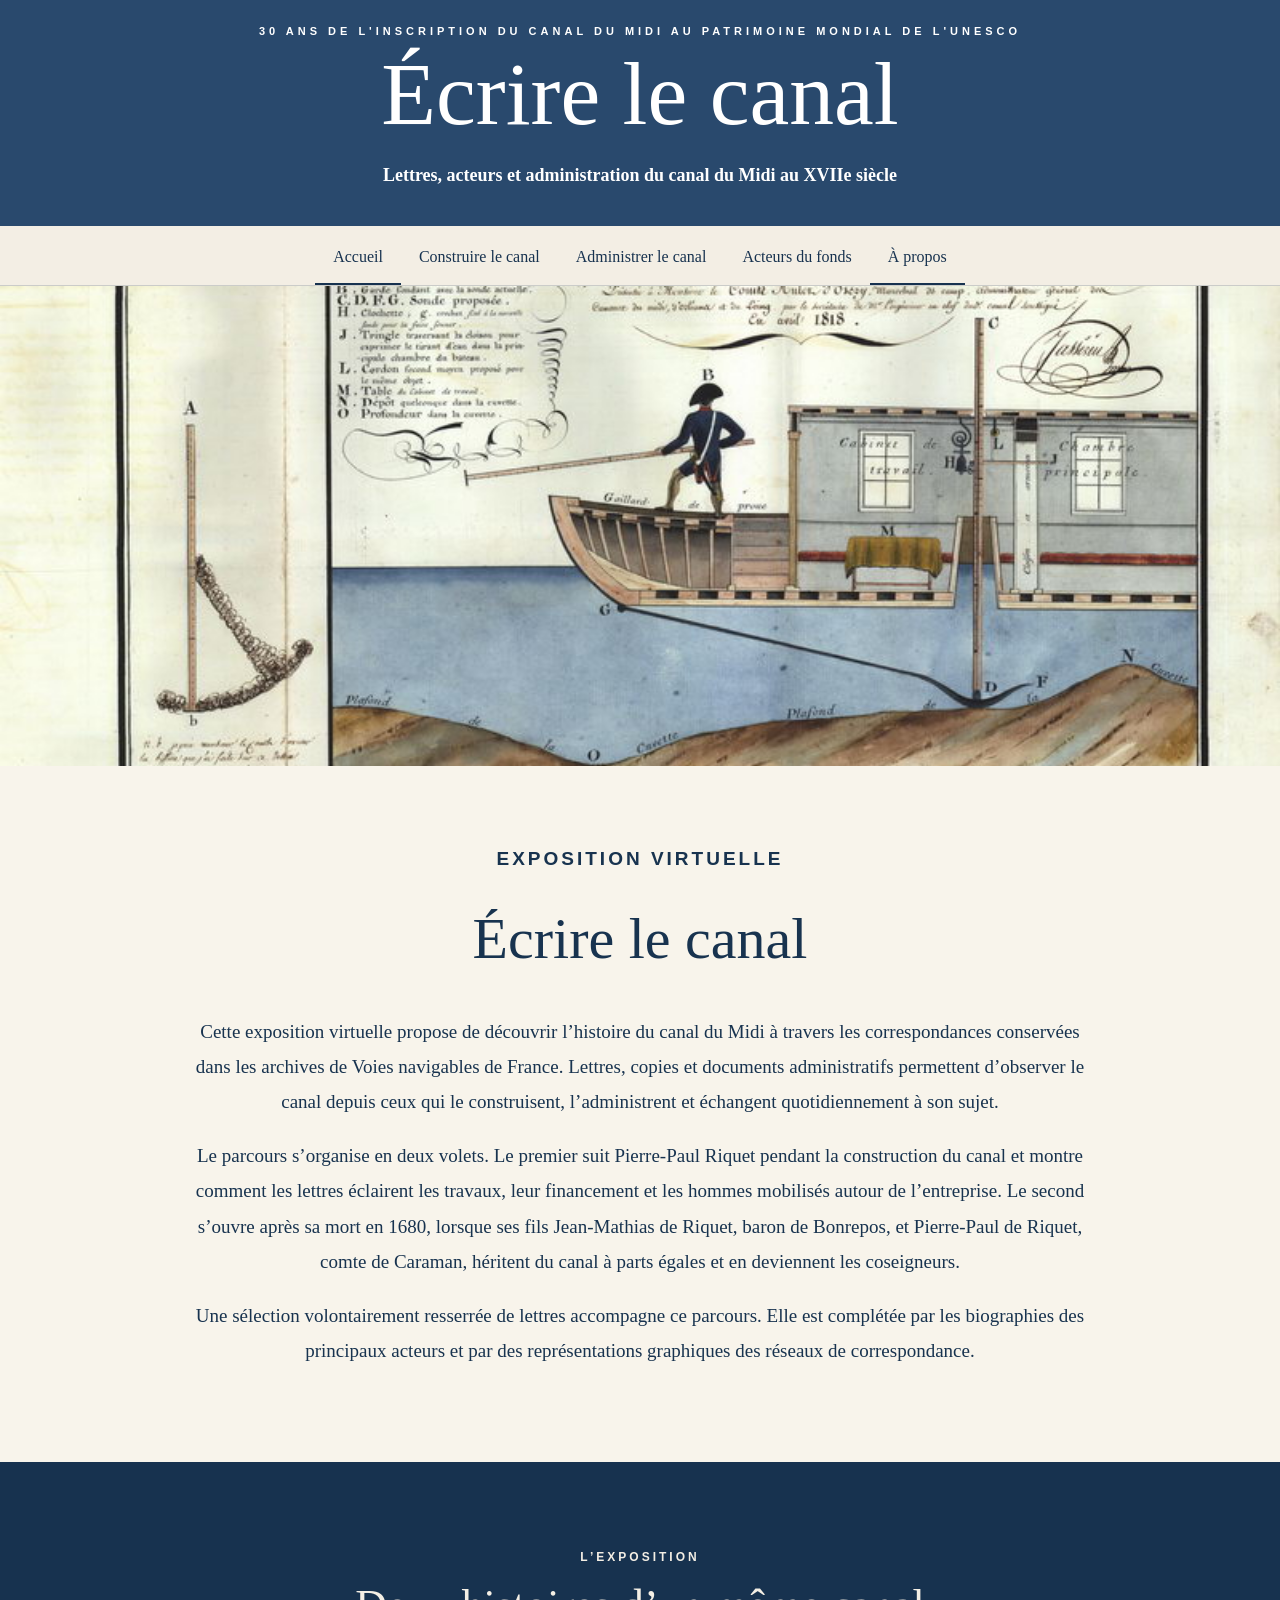
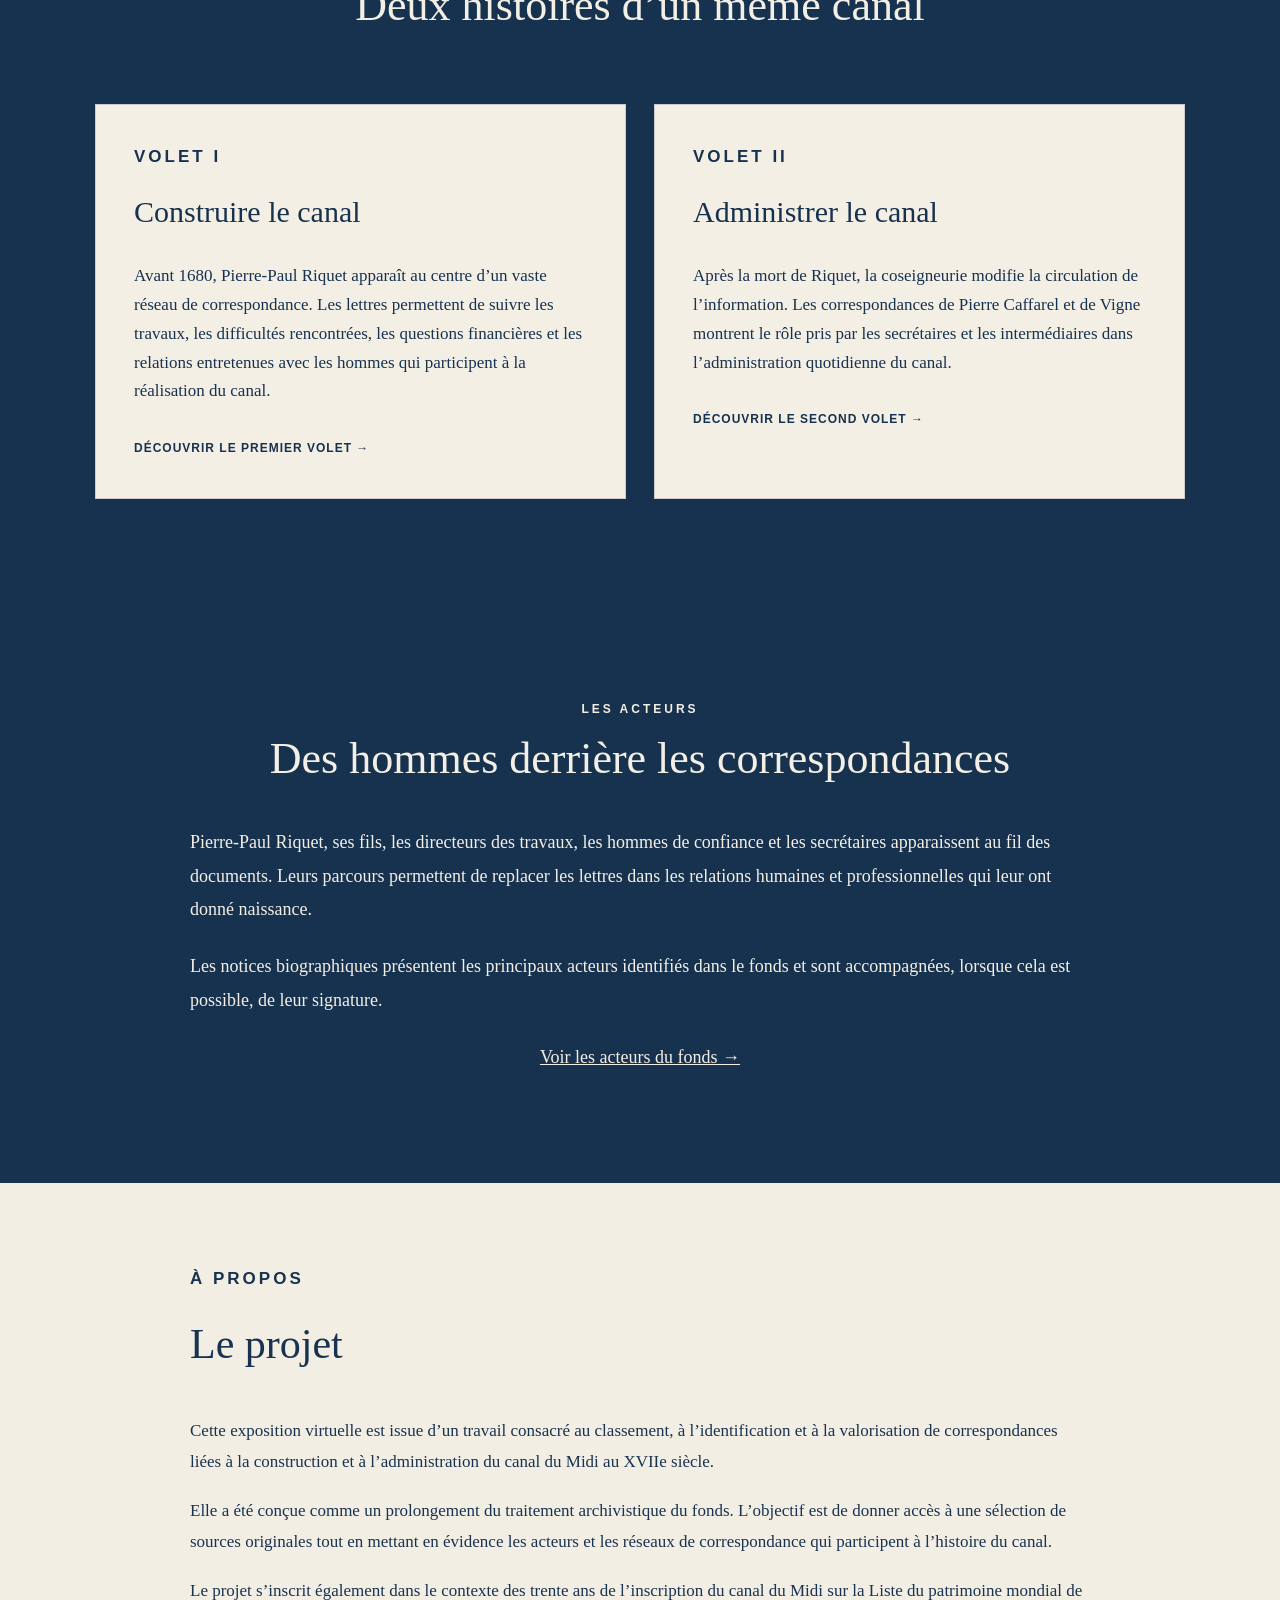
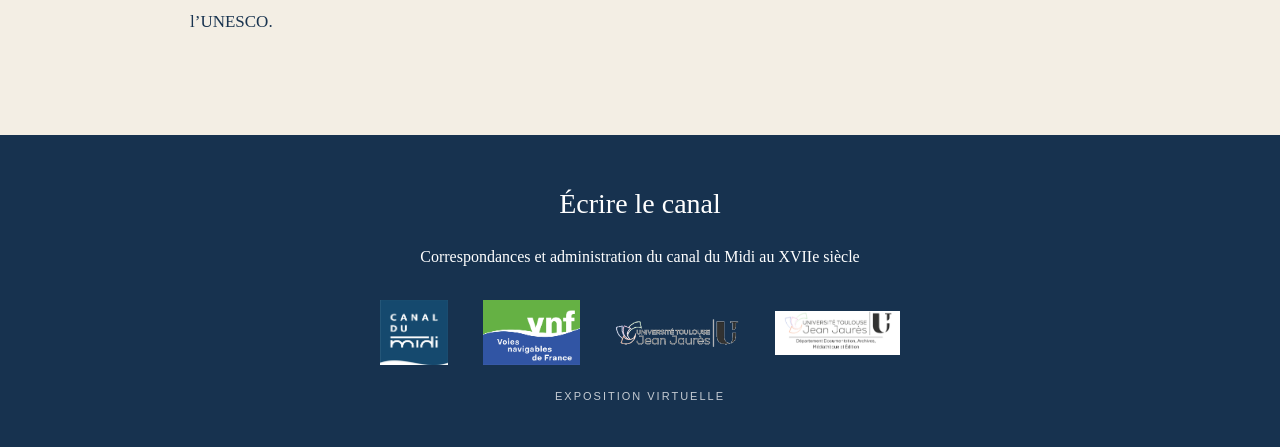
<file: index.html>
<!DOCTYPE html>
<html lang="fr">

<head>
  <meta charset="UTF-8">
  <meta name="viewport" content="width=device-width, initial-scale=1.0">

  <title>Écrire le canal</title>

  <link rel="stylesheet" href="styles.css">
  <script src="site.js" defer></script>
</head>

<body>

  <div id="site-header"></div>

  <main>

    <div class="hero-image">
      <img
        src="bandeau.jpg"
        alt="Représentation historique du canal du Midi"
      >
    </div>


    <section class="home-intro" id="accueil">

      <p class="kicker">Exposition virtuelle</p>

      <h2>Écrire le canal</h2>

      <p>
        Cette exposition virtuelle propose de découvrir l’histoire du canal
        du Midi à travers les correspondances conservées dans les archives
        de Voies navigables de France. Lettres, copies et documents
        administratifs permettent d’observer le canal depuis ceux qui le
        construisent, l’administrent et échangent quotidiennement à son sujet.
      </p>

      <p>
        Le parcours s’organise en deux volets. Le premier suit Pierre-Paul
        Riquet pendant la construction du canal et montre comment les lettres
        éclairent les travaux, leur financement et les hommes mobilisés autour
        de l’entreprise. Le second s’ouvre après sa mort en 1680, lorsque ses
        fils Jean-Mathias de Riquet, baron de Bonrepos, et Pierre-Paul de
        Riquet, comte de Caraman, héritent du canal à parts égales et en
        deviennent les coseigneurs.
      </p>

      <p>
        Une sélection volontairement resserrée de lettres accompagne ce
        parcours. Elle est complétée par les biographies des principaux
        acteurs et par des représentations graphiques des réseaux de
        correspondance.
      </p>

    </section>


    <section class="expo-section section-bleue">

      <div class="expo-inner">

        <p
          class="kicker"
          style="text-align:center; color:#f4efe5;"
        >
          L’exposition
        </p>

        <h2
          class="expo-title"
          style="color:#f4efe5;"
        >
          Deux histoires d’un même canal
        </h2>


        <div class="cards-grid">

          <article
            class="card"
            style="
              background:#f4efe5;
              color:#17324f;
              padding:38px;
            "
          >

            <p
              class="kicker"
              style="color:#17324f;"
            >
              Volet I
            </p>

            <h2 style="color:#17324f;">
              Construire le canal
            </h2>

            <p style="color:#17324f;">
              Avant 1680, Pierre-Paul Riquet apparaît au centre d’un vaste
              réseau de correspondance. Les lettres permettent de suivre les
              travaux, les difficultés rencontrées, les questions financières
              et les relations entretenues avec les hommes qui participent
              à la réalisation du canal.
            </p>

            <a
              class="card-link"
              href="construire.html"
              style="color:#17324f;"
            >
              Découvrir le premier volet →
            </a>

          </article>


          <article
            class="card"
            style="
              background:#f4efe5;
              color:#17324f;
              padding:38px;
            "
          >

            <p
              class="kicker"
              style="color:#17324f;"
            >
              Volet II
            </p>

            <h2 style="color:#17324f;">
              Administrer le canal
            </h2>

            <p style="color:#17324f;">
              Après la mort de Riquet, la coseigneurie modifie la circulation
              de l’information. Les correspondances de Pierre Caffarel et
              de Vigne montrent le rôle pris par les secrétaires et les
              intermédiaires dans l’administration quotidienne du canal.
            </p>

            <a
              class="card-link"
              href="administrer.html"
              style="color:#17324f;"
            >
              Découvrir le second volet →
            </a>

          </article>

        </div>

      </div>

    </section>

    <section class="expo-section section-bleue">

      <div class="expo-inner">

        <p
          class="kicker"
          style="text-align:center; color:#f4efe5;"
        >
          Les acteurs
        </p>

        <h2
          class="expo-title"
          style="color:#f4efe5;"
        >
          Des hommes derrière les correspondances
        </h2>

        <div
          class="expo-text"
          style="color:#f4efe5;"
        >

          <p>
            Pierre-Paul Riquet, ses fils, les directeurs des travaux,
            les hommes de confiance et les secrétaires apparaissent au fil
            des documents. Leurs parcours permettent de replacer les lettres
            dans les relations humaines et professionnelles qui leur ont
            donné naissance.
          </p>

          <p>
            Les notices biographiques présentent les principaux acteurs
            identifiés dans le fonds et sont accompagnées, lorsque cela est
            possible, de leur signature.
          </p>

          <p style="text-align:center;">
            <a
              href="acteurs.html"
              style="color:#f4efe5;"
            >
              Voir les acteurs du fonds →
            </a>
          </p>

        </div>

      </div>

    </section>


    <section
      class="about-section"
      id="apropos"
    >

      <div class="about-inner">

        <p class="kicker">
          À propos
        </p>

        <h2>
          Le projet
        </h2>

        <p>
          Cette exposition virtuelle est issue d’un travail consacré au
          classement, à l’identification et à la valorisation de
          correspondances liées à la construction et à l’administration
          du canal du Midi au XVIIe siècle.
        </p>

        <p>
          Elle a été conçue comme un prolongement du traitement archivistique
          du fonds. L’objectif est de donner accès à une sélection de sources
          originales tout en mettant en évidence les acteurs et les réseaux
          de correspondance qui participent à l’histoire du canal.
        </p>

        <p>
          Le projet s’inscrit également dans le contexte des trente ans de
          l’inscription du canal du Midi sur la Liste du patrimoine mondial
          de l’UNESCO.
        </p>

      </div>

    </section>

  </main>

  <div id="site-footer"></div>

</body>

</html>
</file>
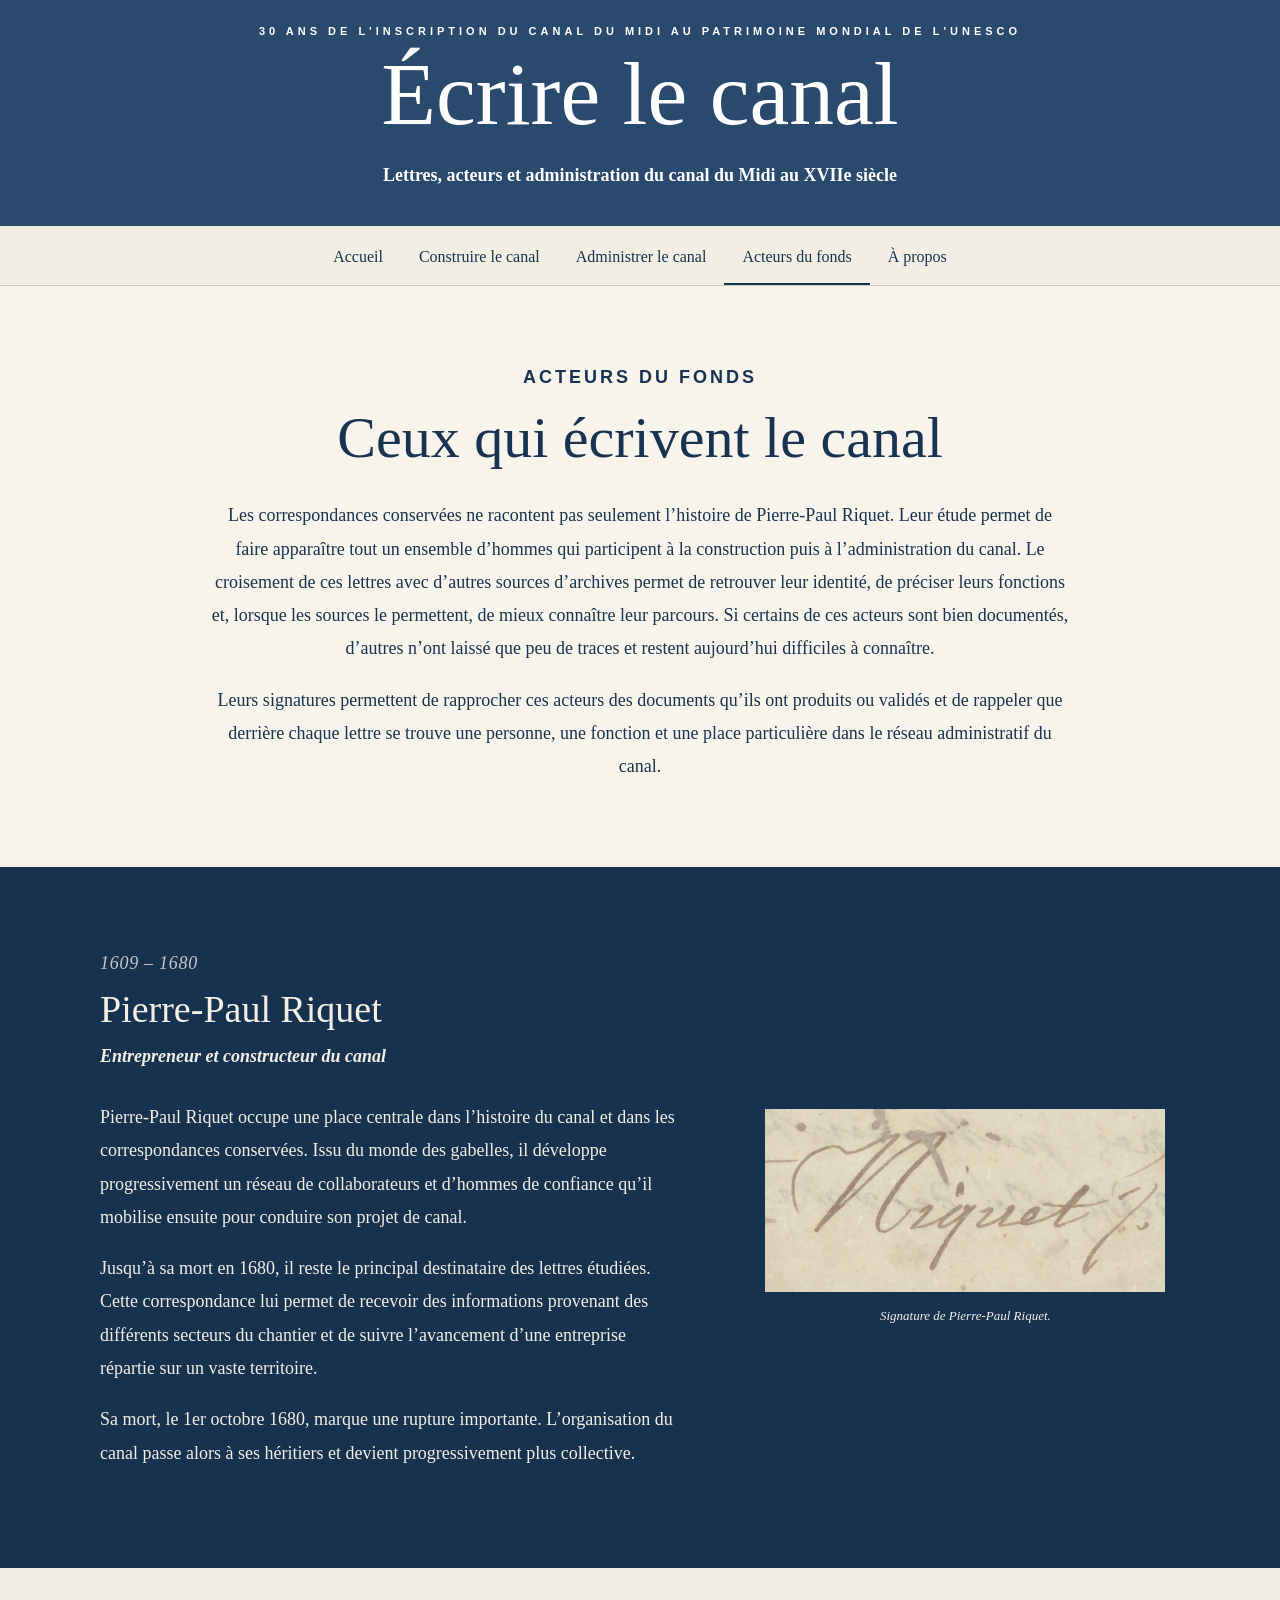
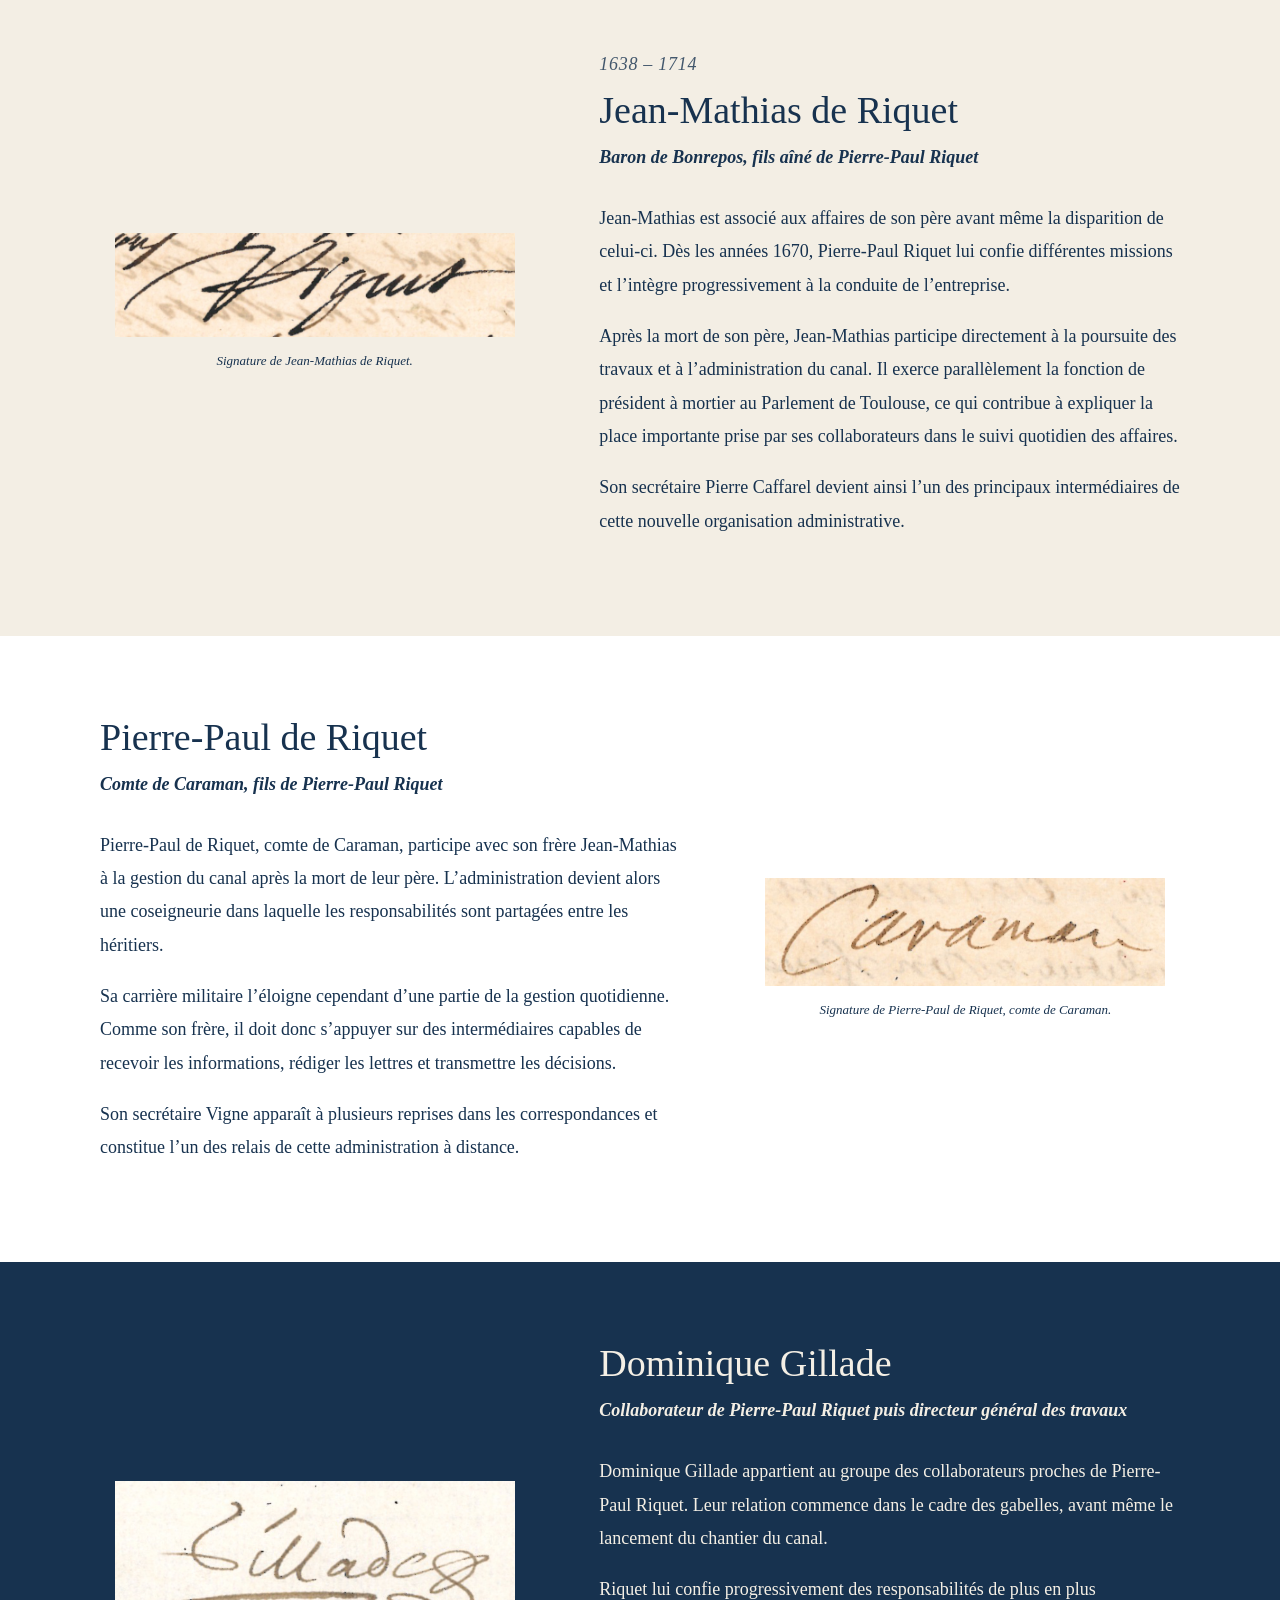
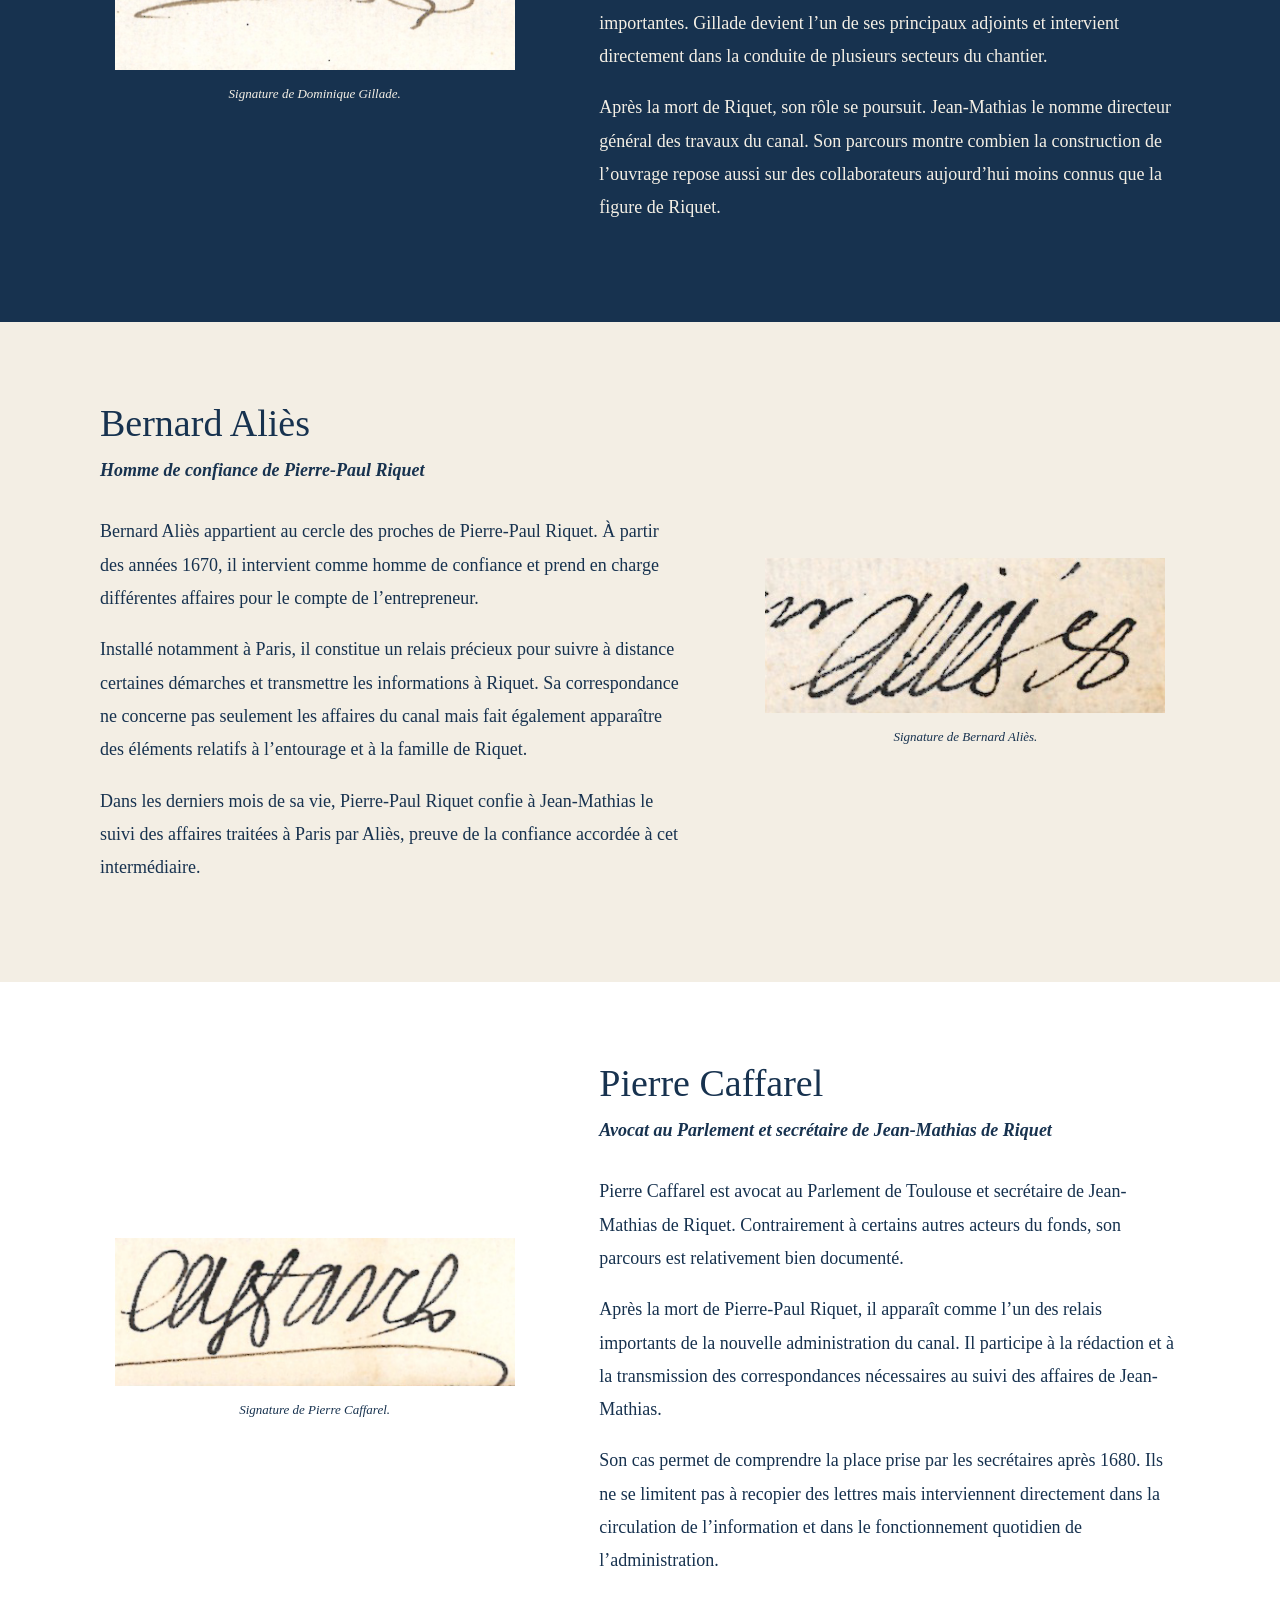
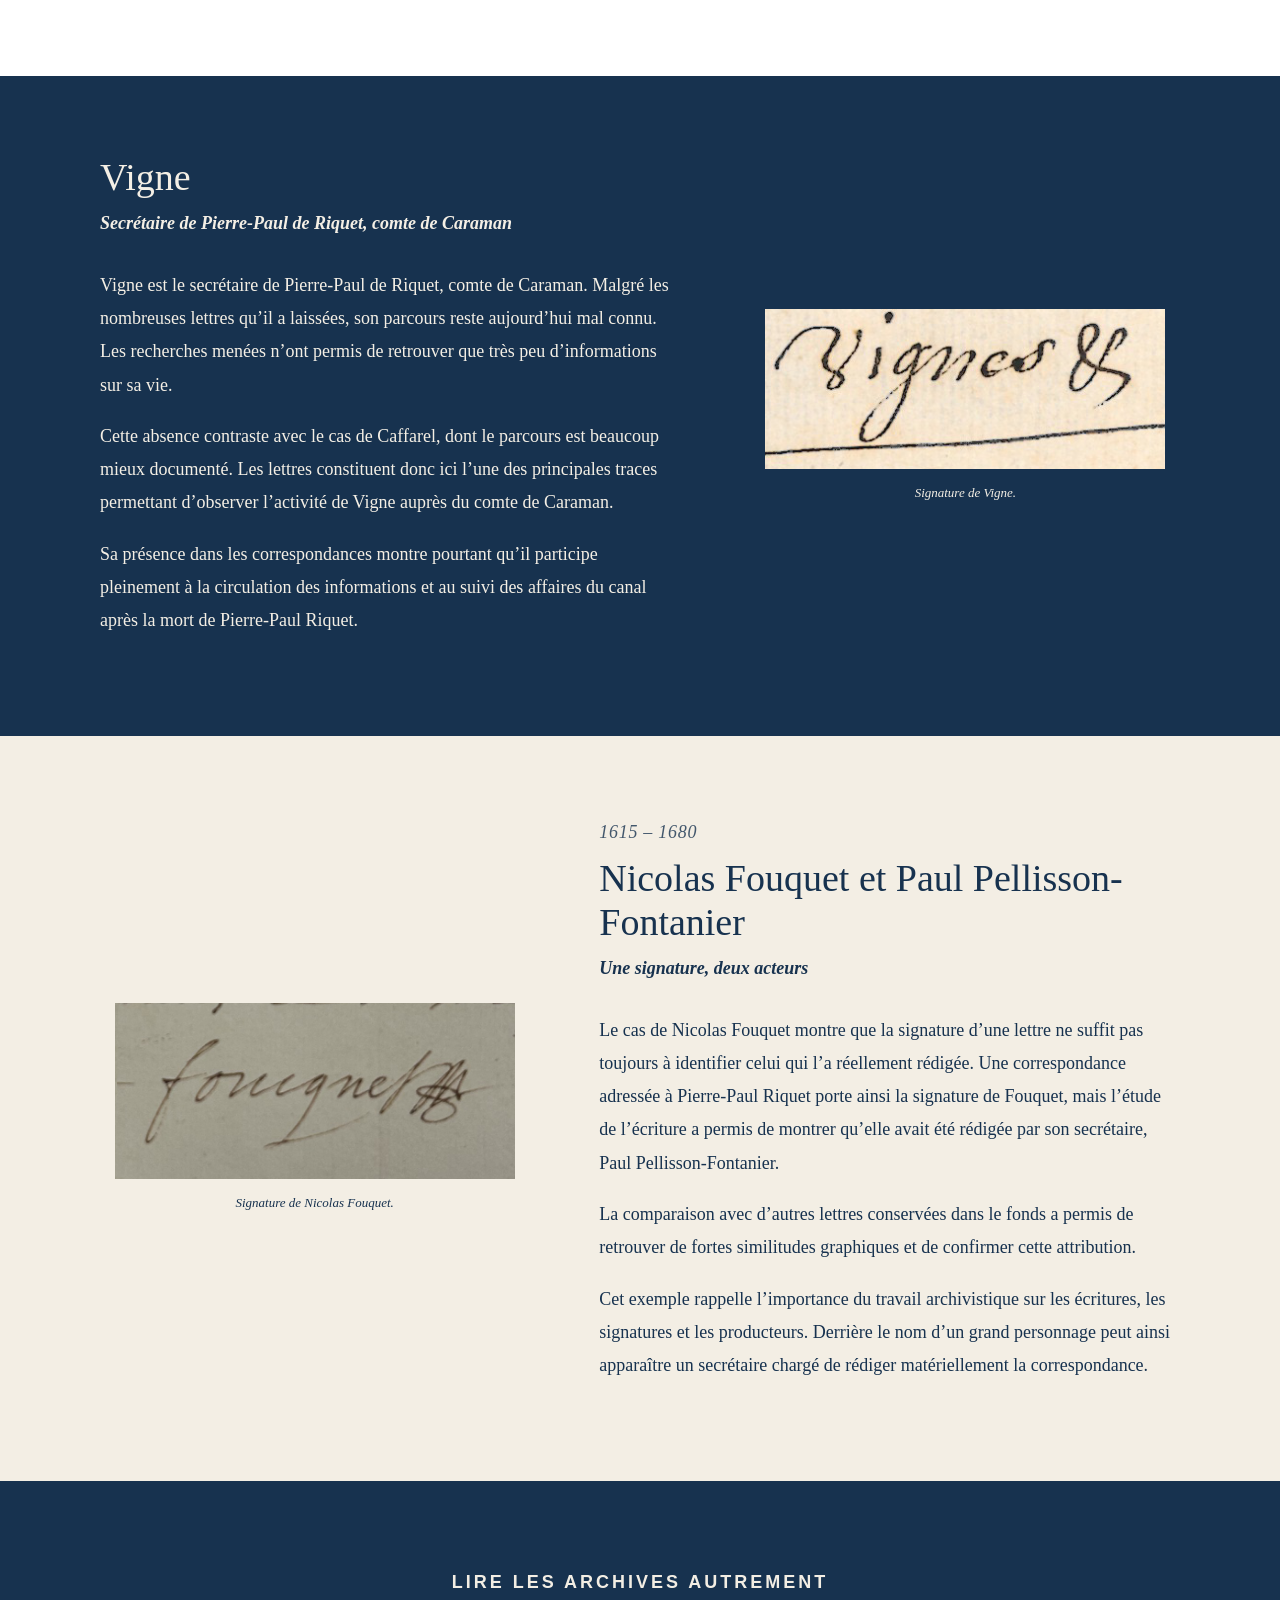
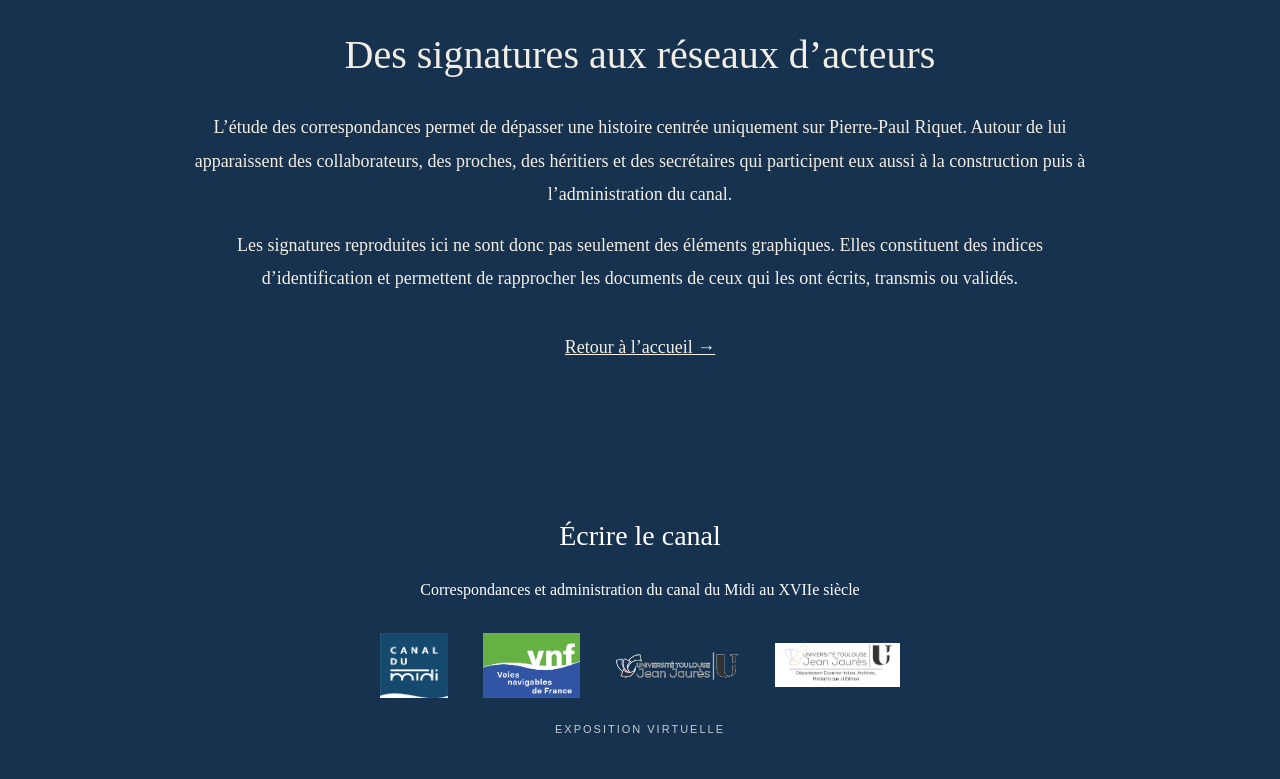
<file: acteurs.html>
<!DOCTYPE html>
<html lang="fr">

<head>

  <meta charset="UTF-8">

  <meta
    name="viewport"
    content="width=device-width, initial-scale=1.0"
  >

  <title>Acteurs du fonds — Écrire le canal</title>

  <link
    rel="stylesheet"
    href="styles.css"
  >

  <script
    src="site.js?v=4"
    defer
  ></script>

  <style>

    .actors-intro {
      max-width: 920px;
      margin: 0 auto;
      padding: 75px 30px 65px;
      text-align: center;
    }

    .actors-intro h1 {
      margin: 0 0 30px;
      font-size: 58px;
      font-weight: normal;
      line-height: 1.05;
    }

    .actors-intro p {
      font-size: 18px;
      line-height: 1.85;
    }

    .actor-section {
      padding: 80px 30px;
    }

    .actor-inner {
      max-width: 1080px;
      margin: 0 auto;
      display: grid;
      grid-template-columns: 1.15fr 0.85fr;
      gap: 70px;
      align-items: center;
    }

    .actor-section.reverse .actor-inner {
      grid-template-columns: 0.85fr 1.15fr;
    }

    .actor-text h2 {
      margin: 0 0 8px;
      font-size: 38px;
      line-height: 1.15;
      font-weight: normal;
    }

    .actor-date {
      margin: 0 0 8px;
      font-size: 15px;
      letter-spacing: 0.04em;
      text-transform: uppercase;
      opacity: 0.8;
    }

    .actor-role {
      margin: 0 0 28px;
      font-size: 17px;
      font-style: italic;
    }

    .actor-text p {
      font-size: 18px;
      line-height: 1.85;
    }

    .signature {
      margin: 0;
      text-align: center;
    }

    .signature img {
      display: block;
      width: 100%;
      max-width: 400px;
      max-height: 190px;
      object-fit: contain;
      margin: 0 auto;
      background: transparent;
    }

    .signature figcaption {
      margin-top: 14px;
      font-size: 13px;
      line-height: 1.5;
      font-style: italic;
    }

    .section-ecru .actor-text,
    .section-ecru .signature {
      color: #17324f;
    }

    .section-blanche .actor-text,
    .section-blanche .signature {
      color: #17324f;
    }

    .section-bleue .actor-text,
    .section-bleue .signature {
      color: #f4efe5;
    }

    .actors-conclusion {
      max-width: 900px;
      margin: 0 auto;
      text-align: center;
    }

    .actors-conclusion h2 {
      font-size: 40px;
      font-weight: normal;
      line-height: 1.15;
    }

    .actors-conclusion p {
      font-size: 18px;
      line-height: 1.85;
    }

    @media (max-width: 850px) {

      .actor-inner,
      .actor-section.reverse .actor-inner {
        grid-template-columns: 1fr;
      }

      .actor-section.reverse .signature {
        order: 2;
      }

      .actor-section.reverse .actor-text {
        order: 1;
      }

      .actors-intro h1 {
        font-size: 44px;
      }

      .signature img {
        max-width: 330px;
      }

    }

  </style>

</head>


<body>

  <div id="site-header"></div>


  <main>


    <section class="actors-intro">

      <p class="kicker">
        Acteurs du fonds
      </p>

      <h1>
        Ceux qui écrivent le canal
      </h1>

      <p>
        Les correspondances conservées ne racontent pas seulement l’histoire de Pierre-Paul Riquet. Leur étude permet de faire apparaître tout un ensemble d’hommes qui participent à la construction puis à l’administration du canal. Le croisement de ces lettres avec d’autres sources d’archives permet de retrouver leur identité, de préciser leurs fonctions et, lorsque les sources le permettent, de mieux connaître leur parcours. Si certains de ces acteurs sont bien documentés, d’autres n’ont laissé que peu de traces et restent aujourd’hui difficiles à connaître.
      </p>

      <p>
        Leurs signatures permettent de rapprocher ces acteurs des documents
        qu’ils ont produits ou validés et de rappeler que derrière chaque
        lettre se trouve une personne, une fonction et une place particulière
        dans le réseau administratif du canal.
      </p>

    </section>



    <section class="actor-section section-bleue">

      <div class="actor-inner">

        <div class="actor-text">

          <p class="actor-date">
            1609 – 1680
          </p>

          <h2>
            Pierre-Paul Riquet
          </h2>

          <p class="actor-role">
            Entrepreneur et constructeur du canal
          </p>

          <p>
            Pierre-Paul Riquet occupe une place centrale dans l’histoire du
            canal et dans les correspondances conservées. Issu du monde des
            gabelles, il développe progressivement un réseau de collaborateurs
            et d’hommes de confiance qu’il mobilise ensuite pour conduire son
            projet de canal.
          </p>

          <p>
            Jusqu’à sa mort en 1680, il reste le principal destinataire des
            lettres étudiées. Cette correspondance lui permet de recevoir des
            informations provenant des différents secteurs du chantier et de
            suivre l’avancement d’une entreprise répartie sur un vaste
            territoire.
          </p>

          <p>
            Sa mort, le 1er octobre 1680, marque une rupture importante.
            L’organisation du canal passe alors à ses héritiers et devient
            progressivement plus collective.
          </p>

        </div>


        <figure class="signature">

          <img
            src="riquet.png"
            alt="Signature de Pierre-Paul Riquet"
          >

          <figcaption>
            Signature de Pierre-Paul Riquet.
          </figcaption>

        </figure>

      </div>

    </section>



    <section class="actor-section section-ecru reverse">

      <div class="actor-inner">

        <figure class="signature">

          <img
            src="bonrepos.png"
            alt="Signature de Jean-Mathias de Riquet"
          >

          <figcaption>
            Signature de Jean-Mathias de Riquet.
          </figcaption>

        </figure>


        <div class="actor-text">

          <p class="actor-date">
            1638 – 1714
          </p>

          <h2>
            Jean-Mathias de Riquet
          </h2>

          <p class="actor-role">
            Baron de Bonrepos, fils aîné de Pierre-Paul Riquet
          </p>

          <p>
            Jean-Mathias est associé aux affaires de son père avant même la
            disparition de celui-ci. Dès les années 1670, Pierre-Paul Riquet
            lui confie différentes missions et l’intègre progressivement à la
            conduite de l’entreprise.
          </p>

          <p>
            Après la mort de son père, Jean-Mathias participe directement à la
            poursuite des travaux et à l’administration du canal. Il exerce
            parallèlement la fonction de président à mortier au Parlement de
            Toulouse, ce qui contribue à expliquer la place importante prise
            par ses collaborateurs dans le suivi quotidien des affaires.
          </p>

          <p>
            Son secrétaire Pierre Caffarel devient ainsi l’un des principaux
            intermédiaires de cette nouvelle organisation administrative.
          </p>

        </div>

      </div>

    </section>



    <section class="actor-section section-blanche">

      <div class="actor-inner">

        <div class="actor-text">

          <h2>
            Pierre-Paul de Riquet
          </h2>

          <p class="actor-role">
            Comte de Caraman, fils de Pierre-Paul Riquet
          </p>

          <p>
            Pierre-Paul de Riquet, comte de Caraman, participe avec son frère
            Jean-Mathias à la gestion du canal après la mort de leur père.
            L’administration devient alors une coseigneurie dans laquelle les
            responsabilités sont partagées entre les héritiers.
          </p>

          <p>
            Sa carrière militaire l’éloigne cependant d’une partie de la
            gestion quotidienne. Comme son frère, il doit donc s’appuyer sur
            des intermédiaires capables de recevoir les informations, rédiger
            les lettres et transmettre les décisions.
          </p>

          <p>
            Son secrétaire Vigne apparaît à plusieurs reprises dans les
            correspondances et constitue l’un des relais de cette
            administration à distance.
          </p>

        </div>


        <figure class="signature">

          <img
            src="caraman.png"
            alt="Signature de Pierre-Paul de Riquet, comte de Caraman"
          >

          <figcaption>
            Signature de Pierre-Paul de Riquet, comte de Caraman.
          </figcaption>

        </figure>

      </div>

    </section>



    <section class="actor-section section-bleue reverse">

      <div class="actor-inner">

        <figure class="signature">

          <img
            src="gillade.png"
            alt="Signature de Dominique Gillade"
          >

          <figcaption>
            Signature de Dominique Gillade.
          </figcaption>

        </figure>


        <div class="actor-text">

          <h2>
            Dominique Gillade
          </h2>

          <p class="actor-role">
            Collaborateur de Pierre-Paul Riquet puis directeur général des travaux
          </p>

          <p>
            Dominique Gillade appartient au groupe des collaborateurs proches
            de Pierre-Paul Riquet. Leur relation commence dans le cadre des
            gabelles, avant même le lancement du chantier du canal.
          </p>

          <p>
            Riquet lui confie progressivement des responsabilités de plus en
            plus importantes. Gillade devient l’un de ses principaux adjoints
            et intervient directement dans la conduite de plusieurs secteurs
            du chantier.
          </p>

          <p>
            Après la mort de Riquet, son rôle se poursuit. Jean-Mathias le
            nomme directeur général des travaux du canal. Son parcours montre
            combien la construction de l’ouvrage repose aussi sur des
            collaborateurs aujourd’hui moins connus que la figure de Riquet.
          </p>

        </div>

      </div>

    </section>



    <section class="actor-section section-ecru">

      <div class="actor-inner">

        <div class="actor-text">

          <h2>
            Bernard Aliès
          </h2>

          <p class="actor-role">
            Homme de confiance de Pierre-Paul Riquet
          </p>

          <p>
            Bernard Aliès appartient au cercle des proches de Pierre-Paul
            Riquet. À partir des années 1670, il intervient comme homme de
            confiance et prend en charge différentes affaires pour le compte
            de l’entrepreneur.
          </p>

          <p>
            Installé notamment à Paris, il constitue un relais précieux pour
            suivre à distance certaines démarches et transmettre les
            informations à Riquet. Sa correspondance ne concerne pas seulement
            les affaires du canal mais fait également apparaître des éléments
            relatifs à l’entourage et à la famille de Riquet.
          </p>

          <p>
            Dans les derniers mois de sa vie, Pierre-Paul Riquet confie à
            Jean-Mathias le suivi des affaires traitées à Paris par Aliès,
            preuve de la confiance accordée à cet intermédiaire.
          </p>

        </div>


        <figure class="signature">

          <img
            src="alies.png"
            alt="Signature de Bernard Aliès"
          >

          <figcaption>
            Signature de Bernard Aliès.
          </figcaption>

        </figure>

      </div>

    </section>



    <section class="actor-section section-blanche reverse">

      <div class="actor-inner">

        <figure class="signature">

          <img
            src="caffarel.png"
            alt="Signature de Pierre Caffarel"
          >

          <figcaption>
            Signature de Pierre Caffarel.
          </figcaption>

        </figure>


        <div class="actor-text">

          <h2>
            Pierre Caffarel
          </h2>

          <p class="actor-role">
            Avocat au Parlement et secrétaire de Jean-Mathias de Riquet
          </p>

          <p>
            Pierre Caffarel est avocat au Parlement de Toulouse et secrétaire
            de Jean-Mathias de Riquet. Contrairement à certains autres acteurs
            du fonds, son parcours est relativement bien documenté.
          </p>

          <p>
            Après la mort de Pierre-Paul Riquet, il apparaît comme l’un des
            relais importants de la nouvelle administration du canal. Il
            participe à la rédaction et à la transmission des correspondances
            nécessaires au suivi des affaires de Jean-Mathias.
          </p>

          <p>
            Son cas permet de comprendre la place prise par les secrétaires
            après 1680. Ils ne se limitent pas à recopier des lettres mais
            interviennent directement dans la circulation de l’information et
            dans le fonctionnement quotidien de l’administration.
          </p>

        </div>

      </div>

    </section>



    <section class="actor-section section-bleue">

      <div class="actor-inner">

        <div class="actor-text">

          <h2>
            Vigne
          </h2>

          <p class="actor-role">
            Secrétaire de Pierre-Paul de Riquet, comte de Caraman
          </p>

          <p>
            Vigne est le secrétaire de Pierre-Paul de Riquet, comte de
            Caraman. Malgré les nombreuses lettres qu’il a laissées, son
            parcours reste aujourd’hui mal connu. Les recherches menées n’ont
            permis de retrouver que très peu d’informations sur sa vie.
          </p>

          <p>
            Cette absence contraste avec le cas de Caffarel, dont le parcours
            est beaucoup mieux documenté. Les lettres constituent donc ici
            l’une des principales traces permettant d’observer l’activité de
            Vigne auprès du comte de Caraman.
          </p>

          <p>
            Sa présence dans les correspondances montre pourtant qu’il
            participe pleinement à la circulation des informations et au
            suivi des affaires du canal après la mort de Pierre-Paul Riquet.
          </p>

        </div>


        <figure class="signature">

          <img
            src="vignes.png"
            alt="Signature de Vigne"
          >

          <figcaption>
            Signature de Vigne.
          </figcaption>

        </figure>

      </div>

    </section>



    <section class="actor-section section-ecru reverse">

      <div class="actor-inner">

        <figure class="signature">

          <img
            src="fouquet.png"
            alt="Signature de Nicolas Fouquet"
          >

          <figcaption>
            Signature de Nicolas Fouquet.
          </figcaption>

        </figure>


        <div class="actor-text">

          <p class="actor-date">
            1615 – 1680
          </p>

          <h2>
            Nicolas Fouquet et Paul Pellisson-Fontanier
          </h2>

          <p class="actor-role">
            Une signature, deux acteurs
          </p>

          <p>
            Le cas de Nicolas Fouquet montre que la signature d’une lettre ne
            suffit pas toujours à identifier celui qui l’a réellement rédigée.
            Une correspondance adressée à Pierre-Paul Riquet porte ainsi la
            signature de Fouquet, mais l’étude de l’écriture a permis de
            montrer qu’elle avait été rédigée par son secrétaire,
            Paul Pellisson-Fontanier.
          </p>

          <p>
            La comparaison avec d’autres lettres conservées dans le fonds a
            permis de retrouver de fortes similitudes graphiques et de
            confirmer cette attribution.
          </p>

          <p>
            Cet exemple rappelle l’importance du travail archivistique sur les
            écritures, les signatures et les producteurs. Derrière le nom d’un
            grand personnage peut ainsi apparaître un secrétaire chargé de
            rédiger matériellement la correspondance.
          </p>

        </div>

      </div>

    </section>



    <section class="expo-section section-bleue">

      <div class="actors-conclusion">

        <p class="kicker">
          Lire les archives autrement
        </p>

        <h2>
          Des signatures aux réseaux d’acteurs
        </h2>

        <p>
          L’étude des correspondances permet de dépasser une histoire centrée
          uniquement sur Pierre-Paul Riquet. Autour de lui apparaissent des
          collaborateurs, des proches, des héritiers et des secrétaires qui
          participent eux aussi à la construction puis à l’administration du
          canal.
        </p>

        <p>
          Les signatures reproduites ici ne sont donc pas seulement des
          éléments graphiques. Elles constituent des indices d’identification
          et permettent de rapprocher les documents de ceux qui les ont
          écrits, transmis ou validés.
        </p>

        <p style="text-align:center; margin-top:35px;">

          <a
            href="index.html"
            style="color:#f4efe5;"
          >
            Retour à l’accueil →
          </a>

        </p>

      </div>

    </section>


  </main>


  <div id="site-footer"></div>


</body>

</html>
</file>
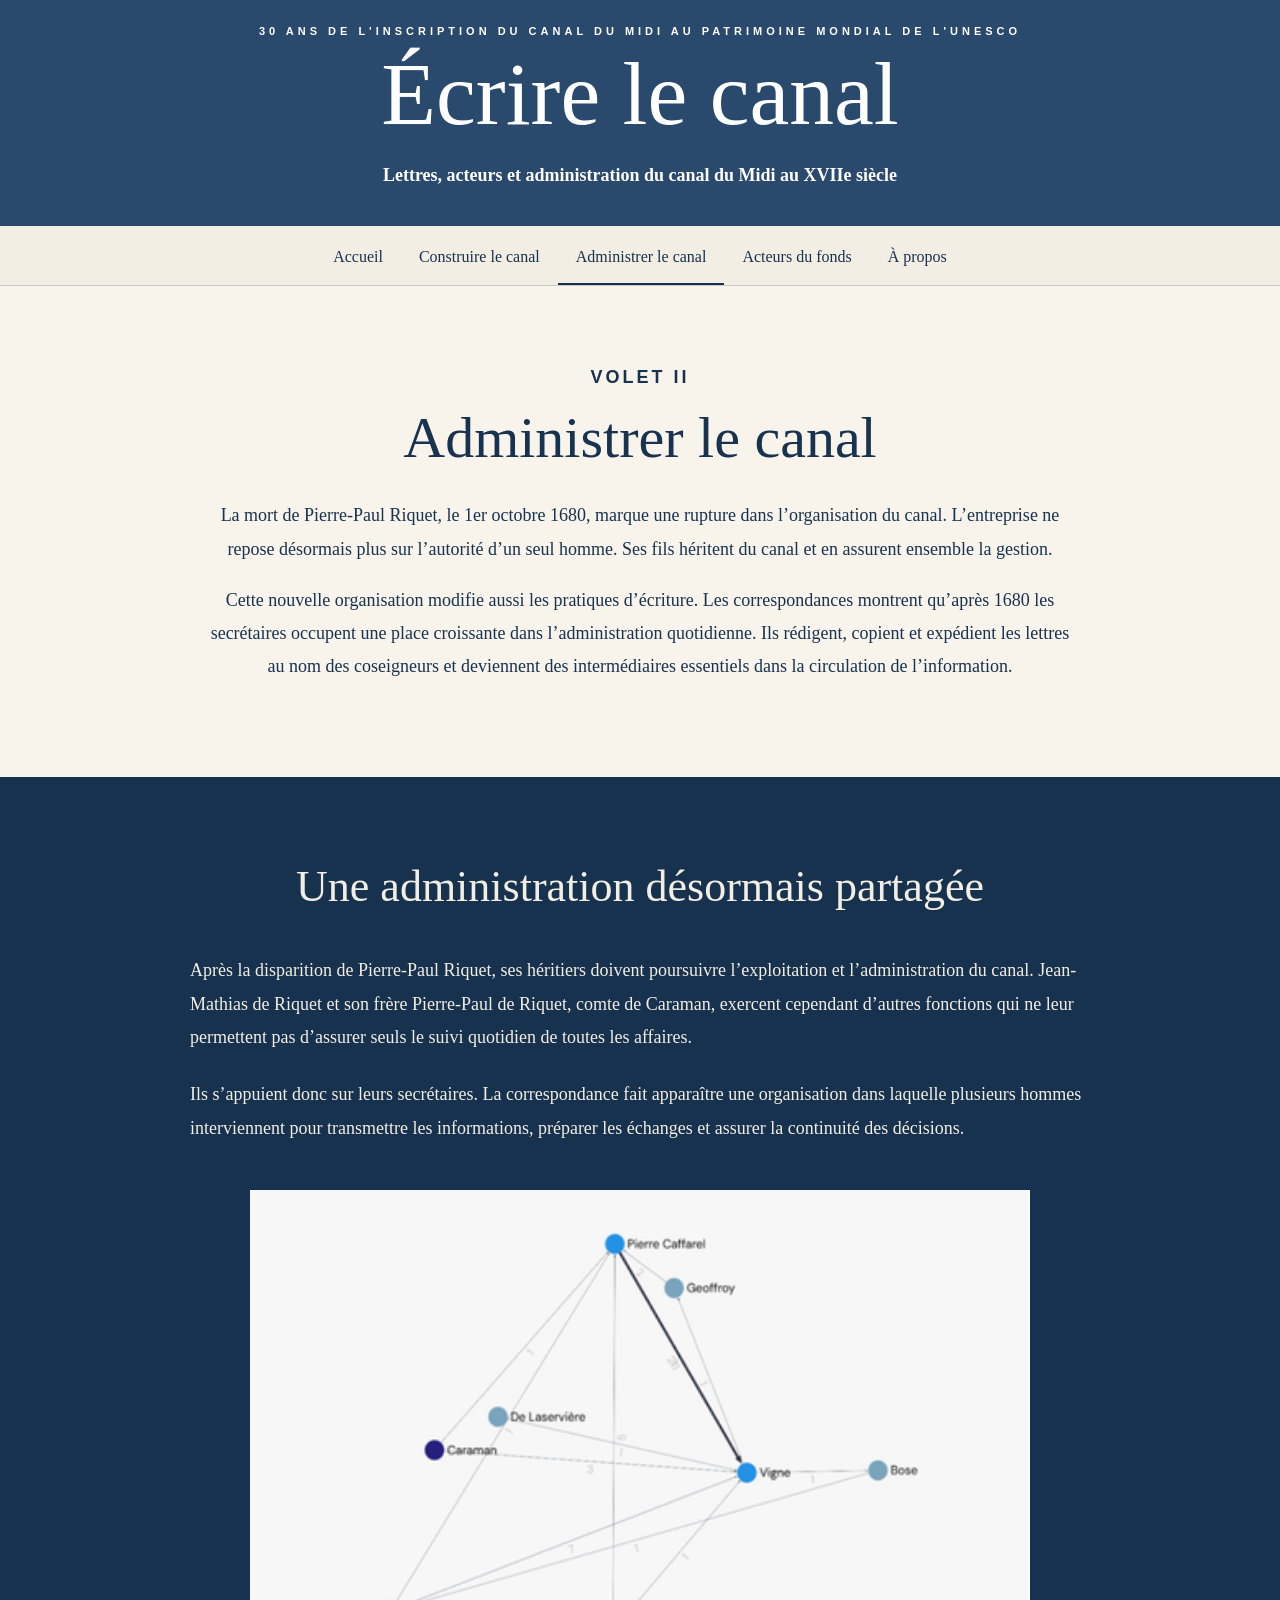
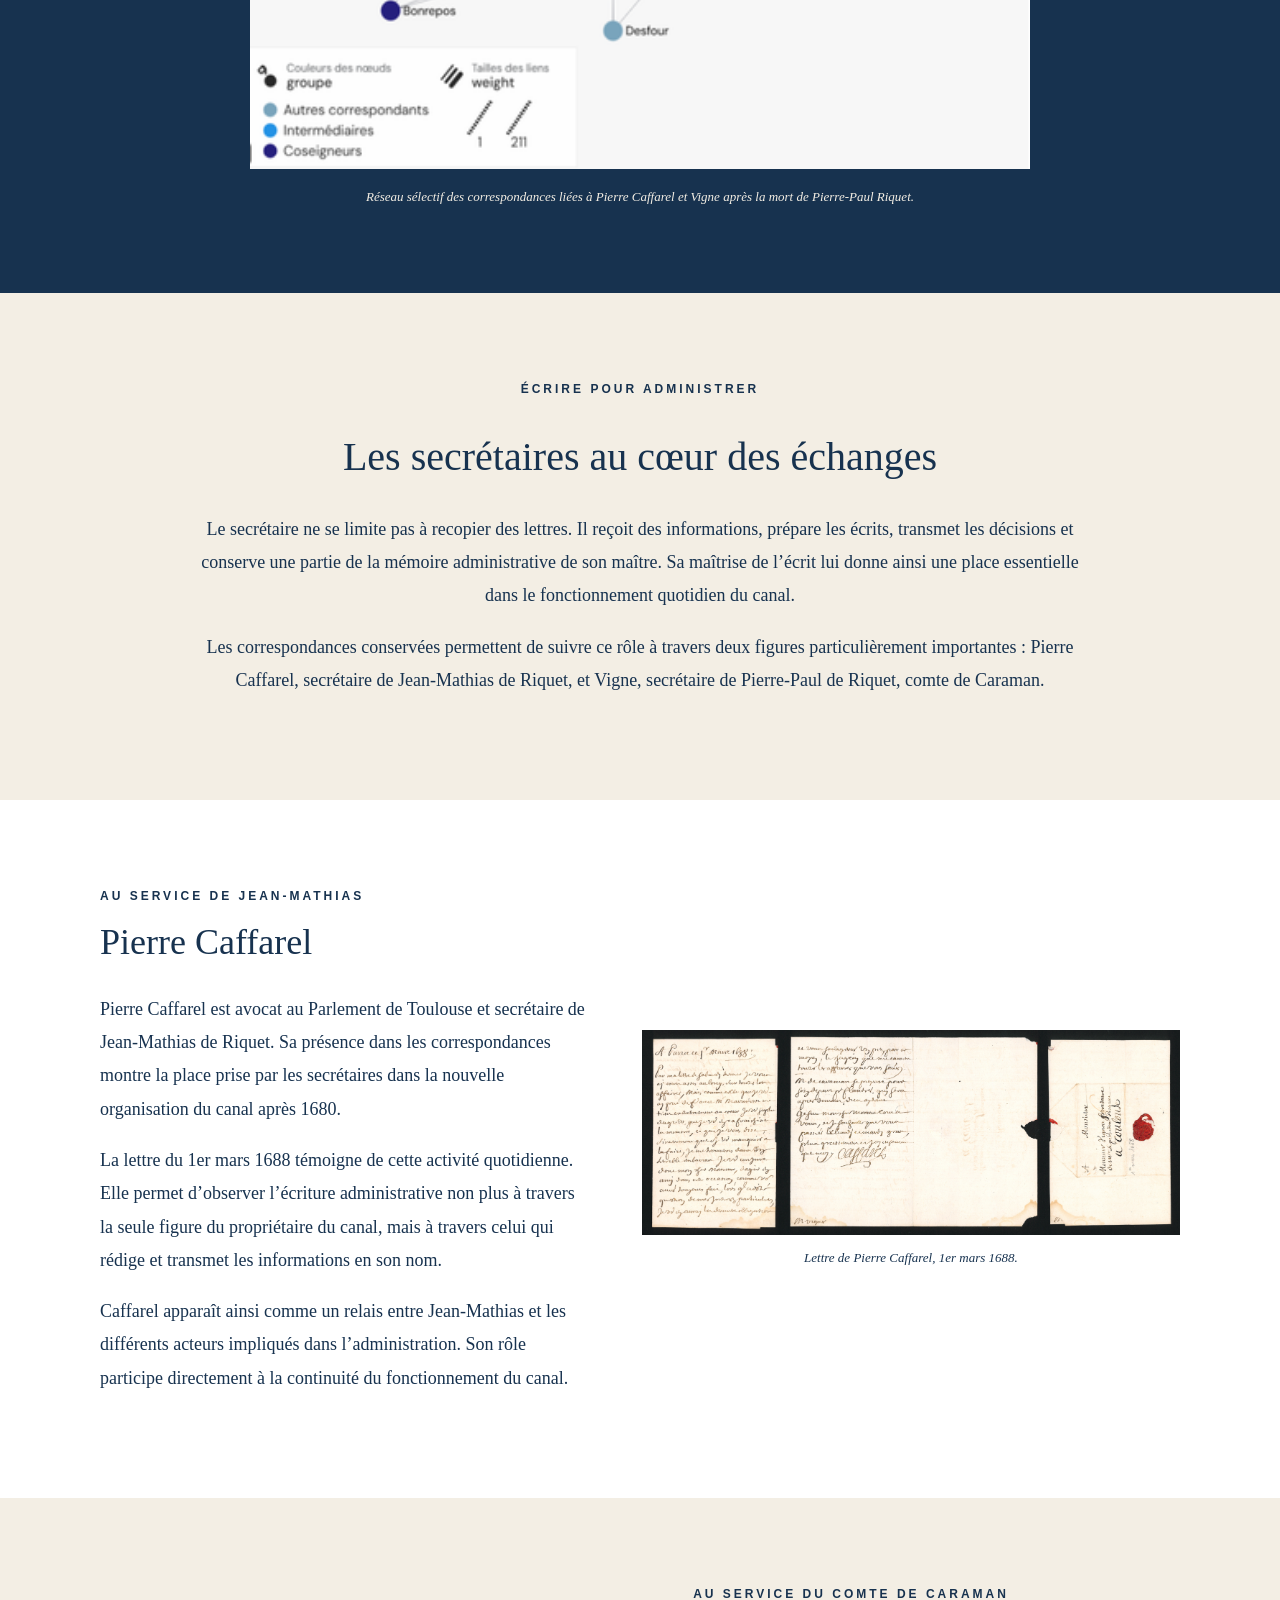
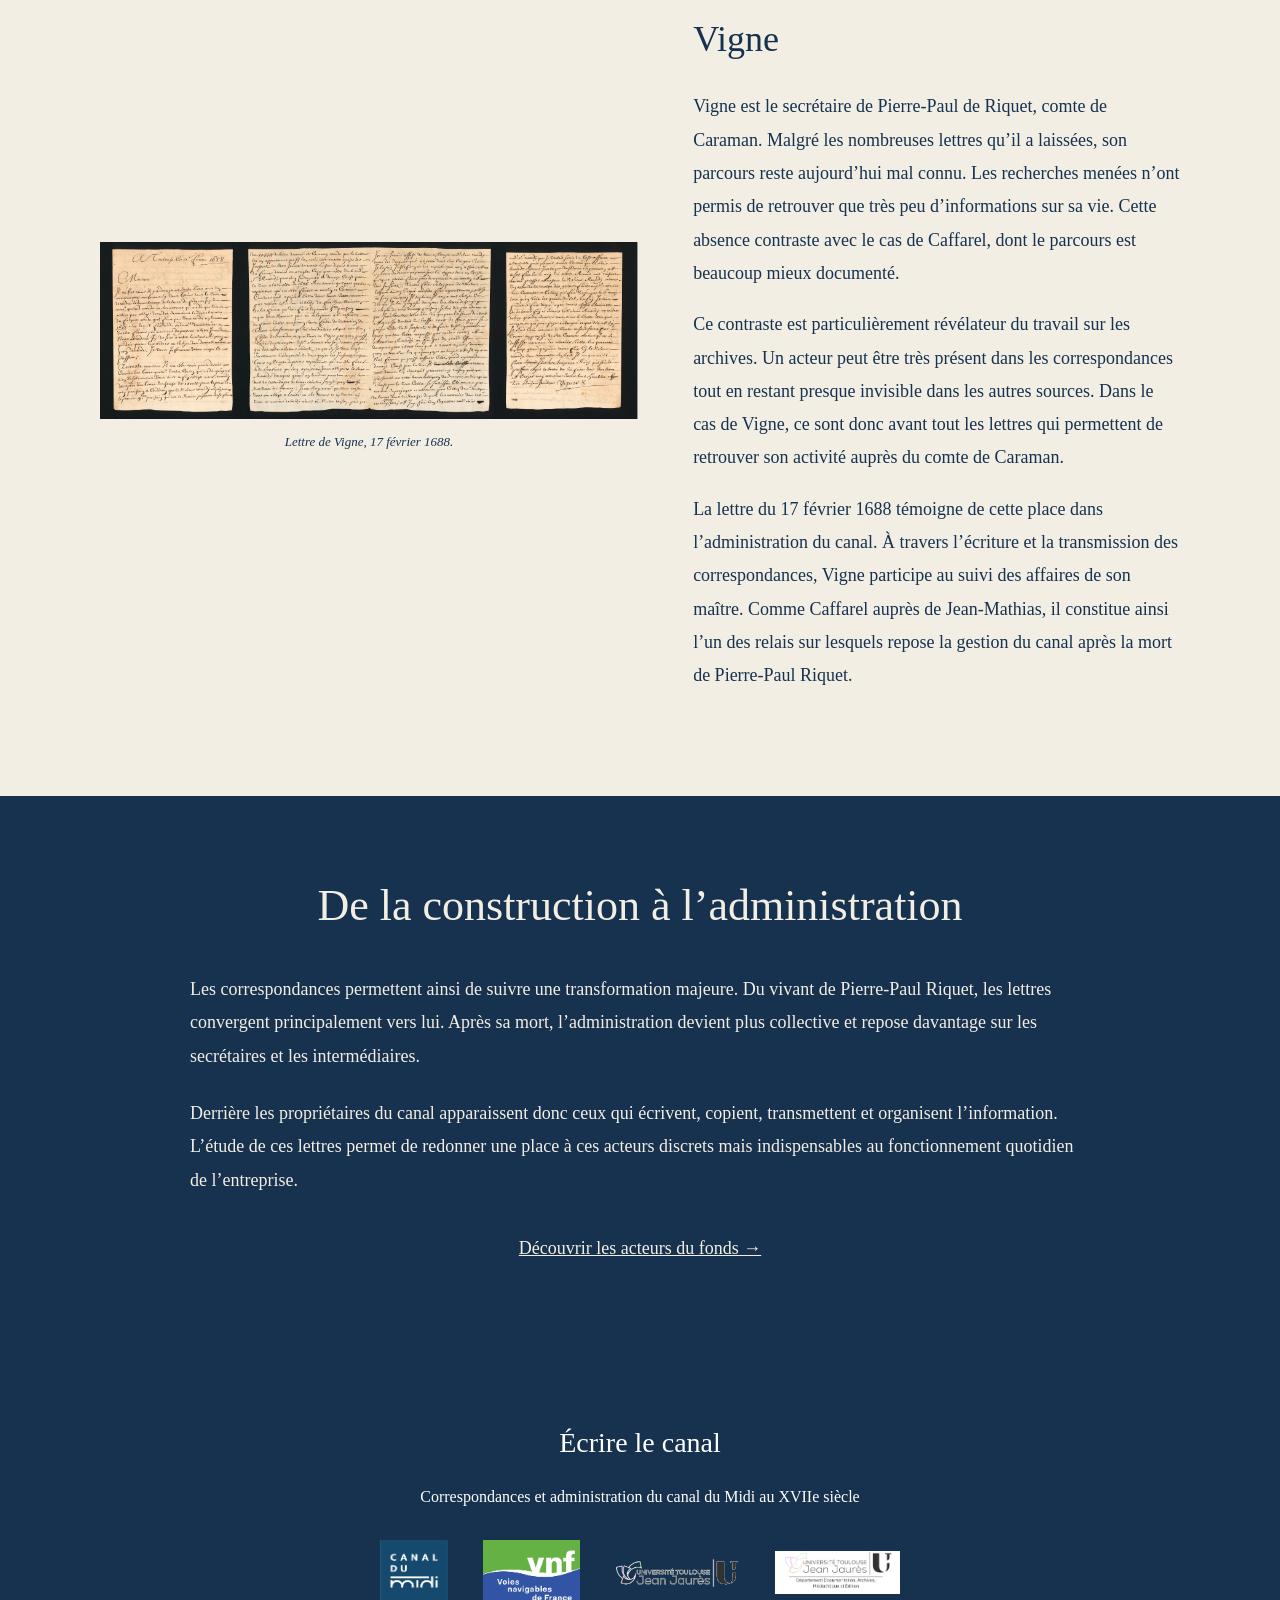
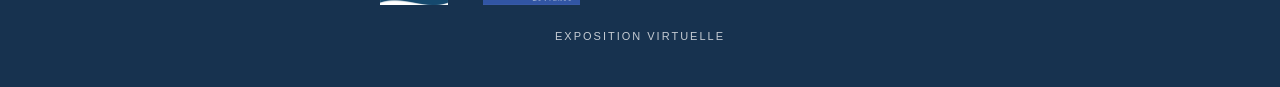
<file: administrer.html>
<!DOCTYPE html>
<html lang="fr">

<head>

  <meta charset="UTF-8">

  <meta
    name="viewport"
    content="width=device-width, initial-scale=1.0"
  >

  <title>Administrer le canal - Écrire le canal</title>

  <link
    rel="stylesheet"
    href="styles.css"
  >

  <script
    src="site.js?v=4"
    defer
  ></script>

  <style>

    .administration-intro {
      max-width: 920px;
      margin: 0 auto;
      padding: 75px 30px;
      text-align: center;
    }

    .administration-intro h1 {
      margin: 0 0 30px;
      font-size: 58px;
      font-weight: normal;
      line-height: 1.05;
    }

    .administration-intro p {
      font-size: 18px;
      line-height: 1.85;
    }

    .admin-network {
      max-width: 780px;
      margin: 45px auto 0;
    }

    .admin-network img {
      display: block;
      width: 100%;
      height: auto;
      margin: 0 auto;
      border: none;
      background: transparent;
    }

    .admin-network figcaption {
      max-width: 730px;
      margin: 18px auto 0;
      text-align: center;
      font-size: 13px;
      line-height: 1.6;
      font-style: italic;
    }

    .secretary-story {
      max-width: 1080px;
      margin: 0 auto;
      display: grid;
      grid-template-columns: 0.95fr 1.05fr;
      gap: 55px;
      align-items: center;
    }

    .secretary-story.reverse {
      grid-template-columns: 1.05fr 0.95fr;
    }

    .secretary-text {
      font-size: 18px;
      line-height: 1.85;
    }

    .secretary-text h2 {
      margin-top: 0;
      font-size: 36px;
      line-height: 1.15;
      font-weight: normal;
    }

    .secretary-story figure {
      margin: 0;
    }

    .secretary-story img {
      display: block;
      width: 100%;
      max-height: 650px;
      object-fit: contain;
      border: none;
      background: transparent;
    }

    .secretary-story figcaption {
      margin-top: 13px;
      text-align: center;
      font-size: 13px;
      line-height: 1.55;
      font-style: italic;
    }

    .secretary-role {
      max-width: 880px;
      margin: 0 auto;
      text-align: center;
      font-size: 18px;
      line-height: 1.85;
    }

    .secretary-role h2 {
      font-size: 40px;
      line-height: 1.15;
      font-weight: normal;
    }

    @media (max-width: 850px) {

      .secretary-story,
      .secretary-story.reverse {
        grid-template-columns: 1fr;
      }

      .administration-intro h1 {
        font-size: 44px;
      }

    }

  </style>

</head>


<body>

  <div id="site-header"></div>


  <main>


    <section class="administration-intro">

      <p class="kicker">
        Volet II
      </p>

      <h1>
        Administrer le canal
      </h1>

      <p>
        La mort de Pierre-Paul Riquet, le 1er octobre 1680, marque une rupture
        dans l’organisation du canal. L’entreprise ne repose désormais plus
        sur l’autorité d’un seul homme. Ses fils héritent du canal et en
        assurent ensemble la gestion.
      </p>

      <p>
        Cette nouvelle organisation modifie aussi les pratiques d’écriture.
        Les correspondances montrent qu’après 1680 les secrétaires occupent
        une place croissante dans l’administration quotidienne. Ils rédigent,
        copient et expédient les lettres au nom des coseigneurs et deviennent
        des intermédiaires essentiels dans la circulation de l’information.
      </p>

    </section>



    <section class="expo-section section-bleue">

      <div class="expo-inner">

        <h2 class="expo-title">
          Une administration désormais partagée
        </h2>

        <div class="expo-text">

          <p>
            Après la disparition de Pierre-Paul Riquet, ses héritiers doivent
            poursuivre l’exploitation et l’administration du canal.
            Jean-Mathias de Riquet et son frère Pierre-Paul de Riquet,
            comte de Caraman, exercent cependant d’autres fonctions qui ne
            leur permettent pas d’assurer seuls le suivi quotidien de toutes
            les affaires.
          </p>

          <p>
            Ils s’appuient donc sur leurs secrétaires. La correspondance fait
            apparaître une organisation dans laquelle plusieurs hommes
            interviennent pour transmettre les informations, préparer les
            échanges et assurer la continuité des décisions.
          </p>

        </div>


        <figure class="admin-network">

          <img
            src="reseau_correspondance_caffarel-vigne.png"
            alt="Réseau de correspondance autour de Caffarel et Vigne"
          >

          <figcaption>
            Réseau sélectif des correspondances liées à Pierre Caffarel
            et Vigne après la mort de Pierre-Paul Riquet.
          </figcaption>

        </figure>

      </div>

    </section>



    <section class="expo-section section-ecru">

      <div class="secretary-role">

        <p class="kicker">
          Écrire pour administrer
        </p>

        <h2>
          Les secrétaires au cœur des échanges
        </h2>

        <p>
          Le secrétaire ne se limite pas à recopier des lettres. Il reçoit
          des informations, prépare les écrits, transmet les décisions
          et conserve une partie de la mémoire administrative de son maître.
          Sa maîtrise de l’écrit lui donne ainsi une place essentielle dans
          le fonctionnement quotidien du canal.
        </p>

        <p>
          Les correspondances conservées permettent de suivre ce rôle
          à travers deux figures particulièrement importantes : Pierre Caffarel,
          secrétaire de Jean-Mathias de Riquet, et Vigne, secrétaire de
          Pierre-Paul de Riquet, comte de Caraman.
        </p>

      </div>

    </section>



    <section class="expo-section section-blanche">

      <div class="secretary-story">

        <div class="secretary-text">

          <p class="kicker">
            Au service de Jean-Mathias
          </p>

          <h2>
            Pierre Caffarel
          </h2>

          <p>
            Pierre Caffarel est avocat au Parlement de Toulouse et secrétaire
            de Jean-Mathias de Riquet. Sa présence dans les correspondances
            montre la place prise par les secrétaires dans la nouvelle
            organisation du canal après 1680.
          </p>

          <p>
            La lettre du 1er mars 1688 témoigne de cette activité quotidienne.
            Elle permet d’observer l’écriture administrative non plus à travers
            la seule figure du propriétaire du canal, mais à travers celui
            qui rédige et transmet les informations en son nom.
          </p>

          <p>
            Caffarel apparaît ainsi comme un relais entre Jean-Mathias
            et les différents acteurs impliqués dans l’administration.
            Son rôle participe directement à la continuité du fonctionnement
            du canal.
          </p>

        </div>


        <figure>

          <img
            src="lettre_caffarel_1688-03-01.png"
            alt="Lettre de Pierre Caffarel, 1er mars 1688"
          >

          <figcaption>
            Lettre de Pierre Caffarel,
            1er mars 1688.
          </figcaption>

        </figure>

      </div>

    </section>



    <section class="expo-section section-ecru">

      <div class="secretary-story reverse">

        <figure>

          <img
            src="lettre_vigne_1688-02-17.png"
            alt="Lettre de Vigne, 17 février 1688"
          >

          <figcaption>
            Lettre de Vigne,
            17 février 1688.
          </figcaption>

        </figure>


        <div class="secretary-text">

          <p class="kicker">
            Au service du comte de Caraman
          </p>

          <h2>
            Vigne
          </h2>

          <p>
            Vigne est le secrétaire de Pierre-Paul de Riquet, comte de Caraman. Malgré les nombreuses lettres qu’il a laissées, son parcours reste aujourd’hui mal connu. Les recherches menées n’ont permis de retrouver que très peu d’informations sur sa vie. Cette absence contraste avec le cas de Caffarel, dont le parcours est beaucoup mieux documenté.
          </p>

          <p>
            Ce contraste est particulièrement révélateur du travail sur les
            archives. Un acteur peut être très présent dans les correspondances
            tout en restant presque invisible dans les autres sources.
            Dans le cas de Vigne, ce sont donc avant tout les lettres qui
            permettent de retrouver son activité auprès du comte de Caraman.
          </p>

          <p>
            La lettre du 17 février 1688 témoigne de cette place dans
            l’administration du canal. À travers l’écriture et la transmission
            des correspondances, Vigne participe au suivi des affaires
            de son maître. Comme Caffarel auprès de Jean-Mathias, il constitue
            ainsi l’un des relais sur lesquels repose la gestion du canal
            après la mort de Pierre-Paul Riquet.
          </p>

        </div>

      </div>

    </section>



    <section class="expo-section section-bleue">

      <div class="expo-inner">

        <h2 class="expo-title">
          De la construction à l’administration
        </h2>

        <div class="expo-text">

          <p>
            Les correspondances permettent ainsi de suivre une transformation
            majeure. Du vivant de Pierre-Paul Riquet, les lettres convergent
            principalement vers lui. Après sa mort, l’administration devient
            plus collective et repose davantage sur les secrétaires et
            les intermédiaires.
          </p>

          <p>
            Derrière les propriétaires du canal apparaissent donc ceux qui
            écrivent, copient, transmettent et organisent l’information.
            L’étude de ces lettres permet de redonner une place à ces acteurs
            discrets mais indispensables au fonctionnement quotidien
            de l’entreprise.
          </p>

          <p style="text-align:center; margin-top:35px;">

            <a
              href="acteurs.html"
              style="color:#f4efe5;"
            >
              Découvrir les acteurs du fonds →
            </a>

          </p>

        </div>

      </div>

    </section>


  </main>


  <div id="site-footer"></div>


</body>

</html>
</file>
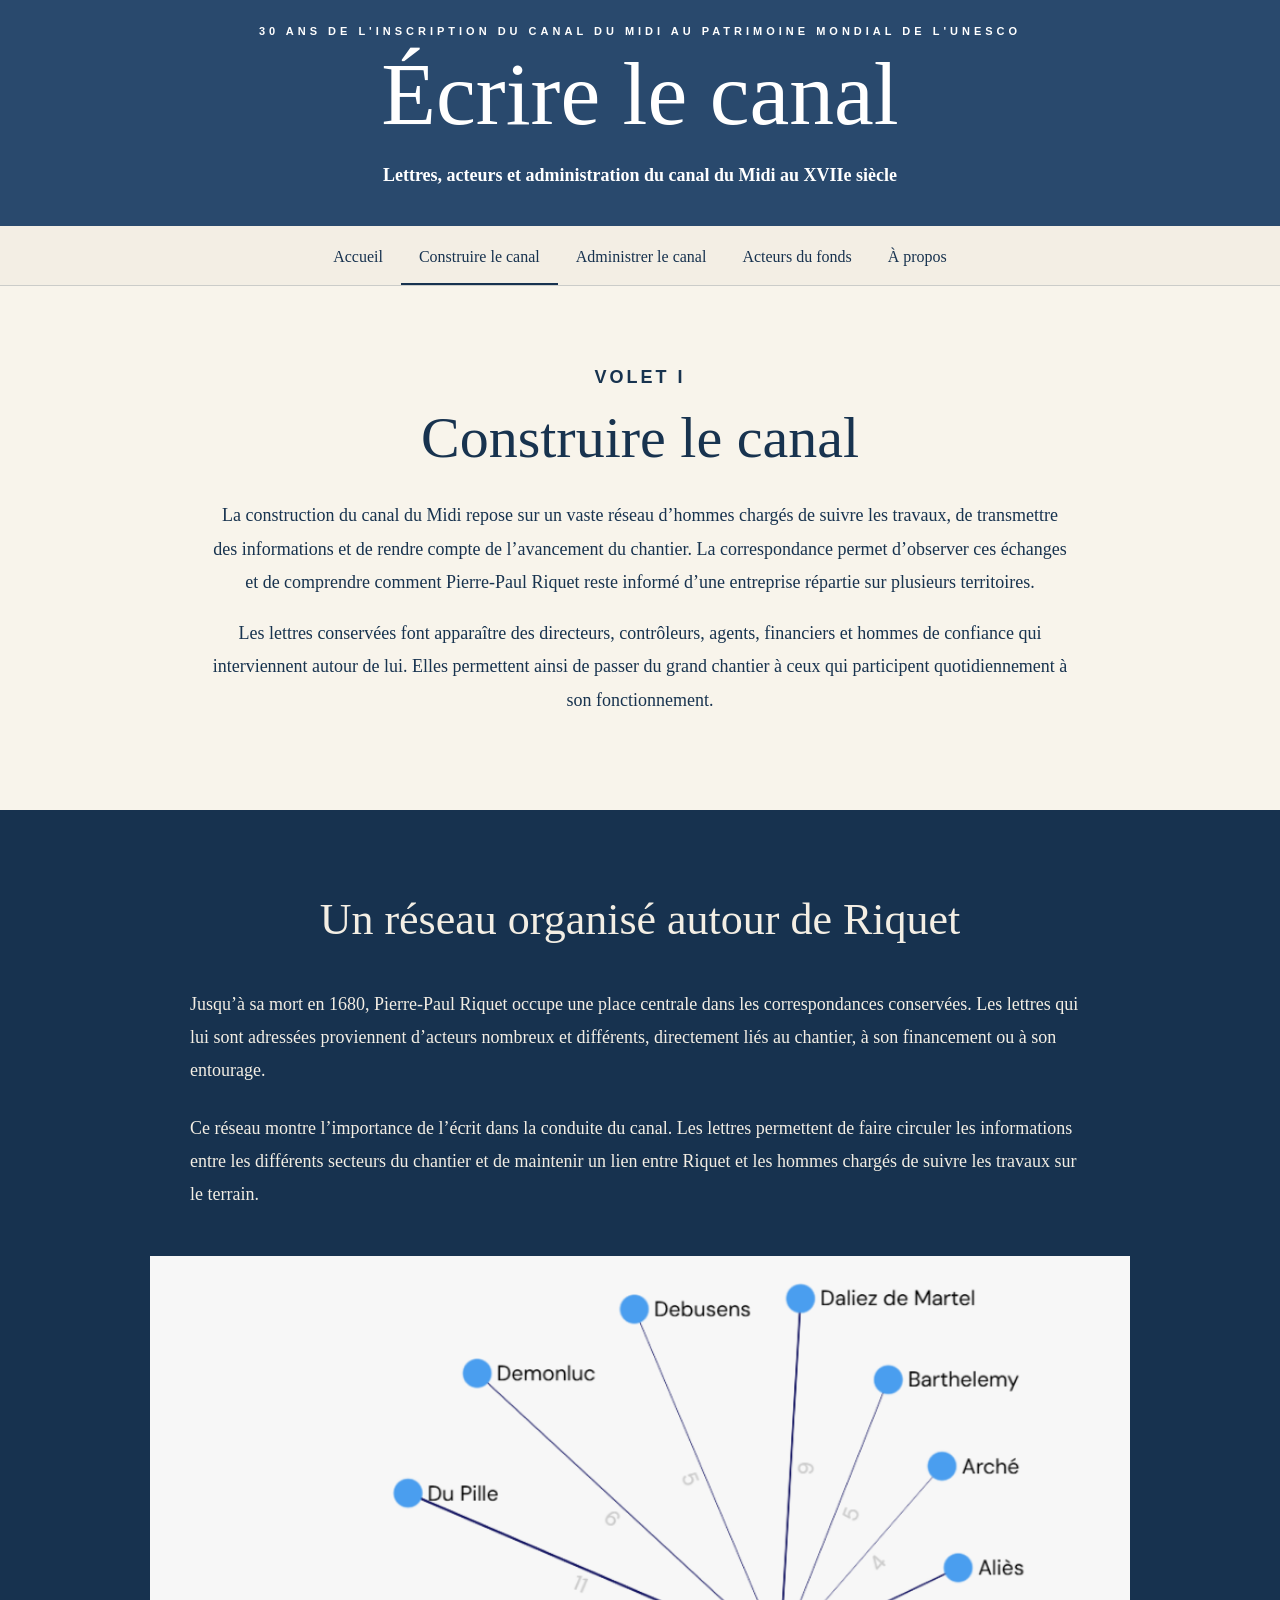
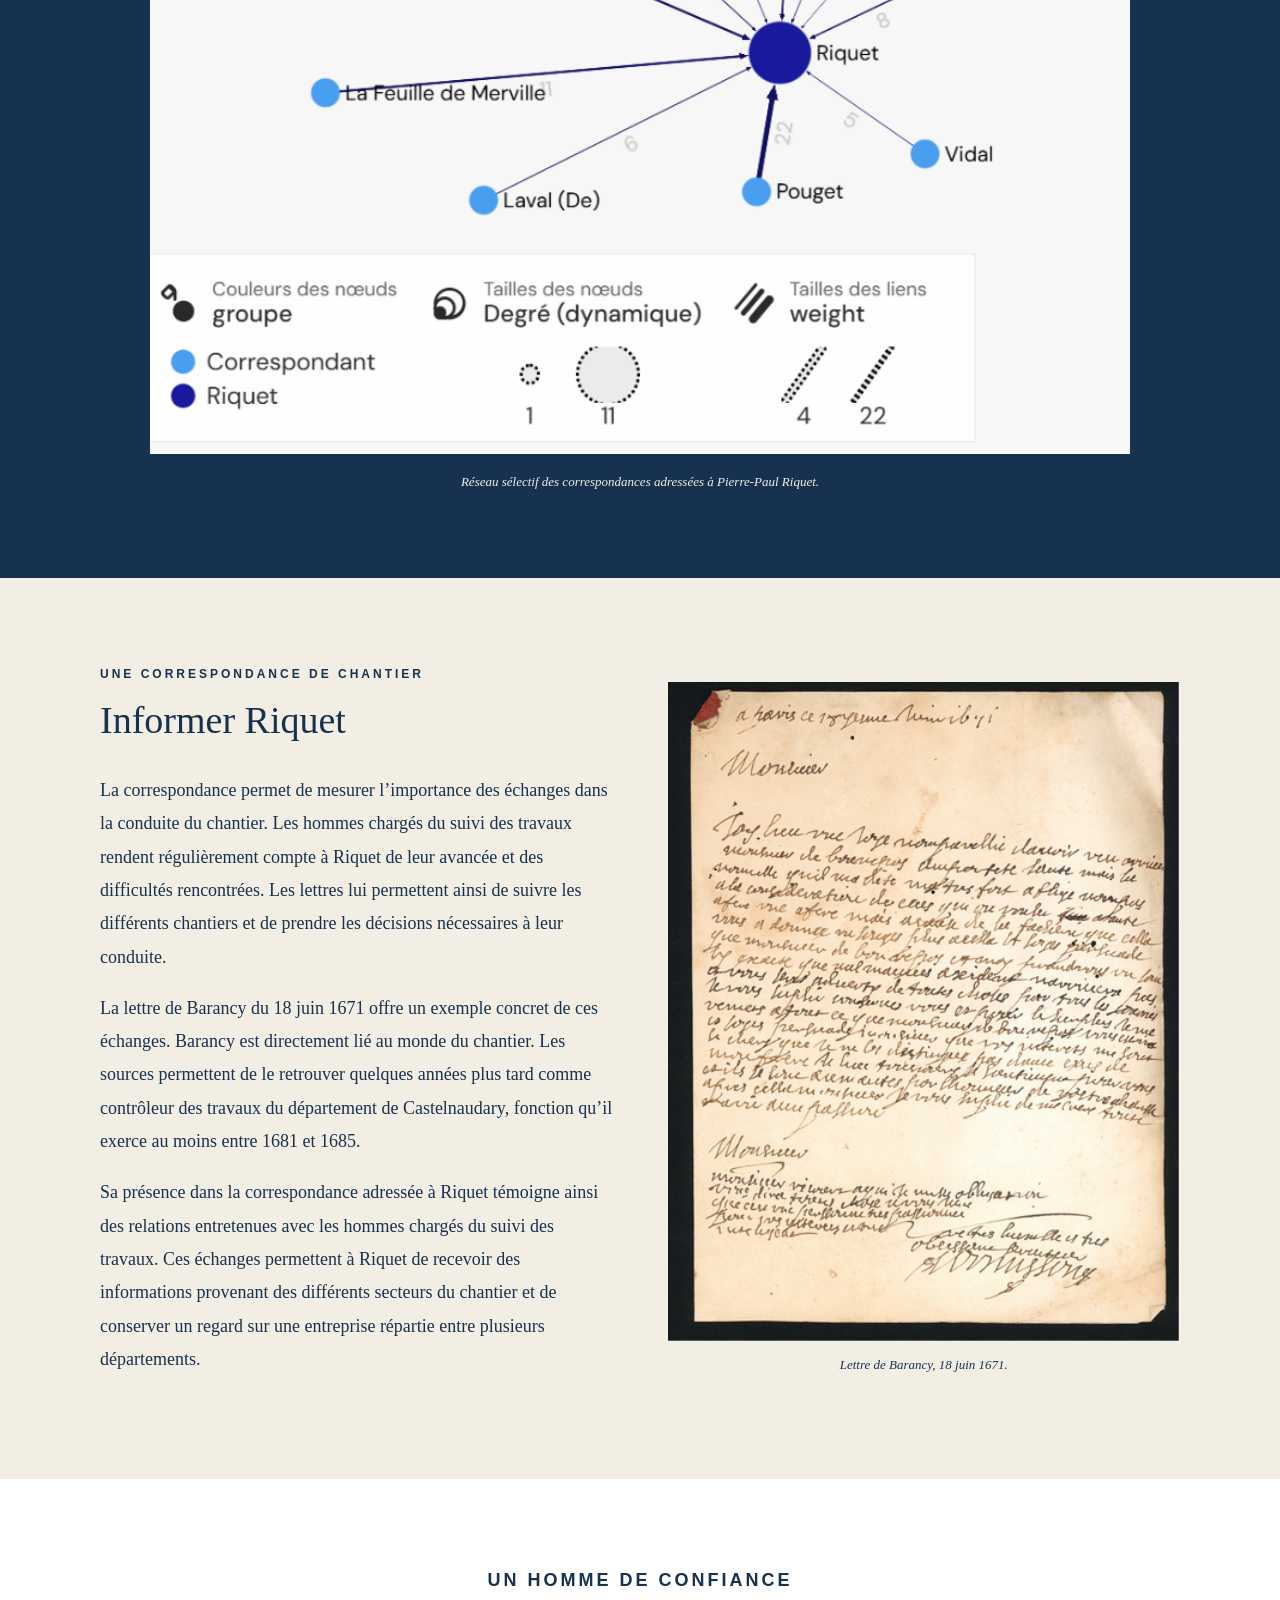
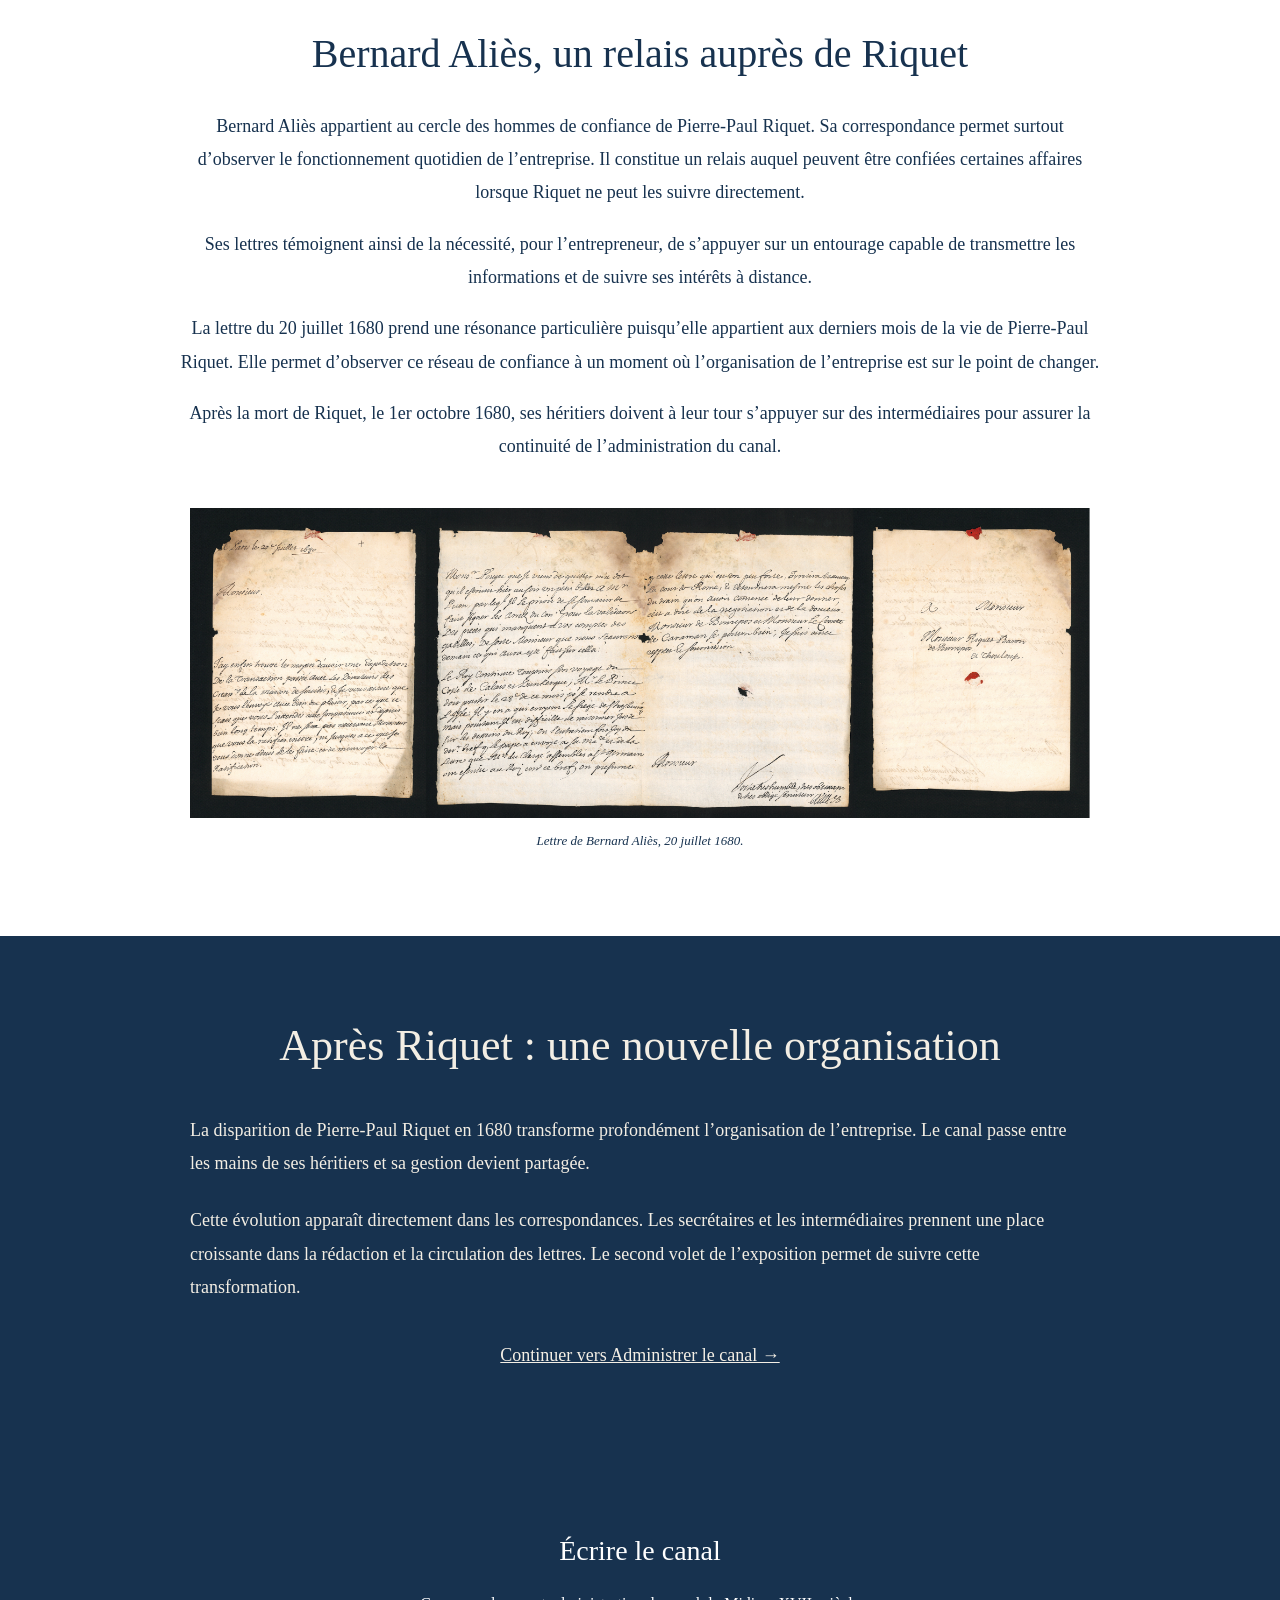
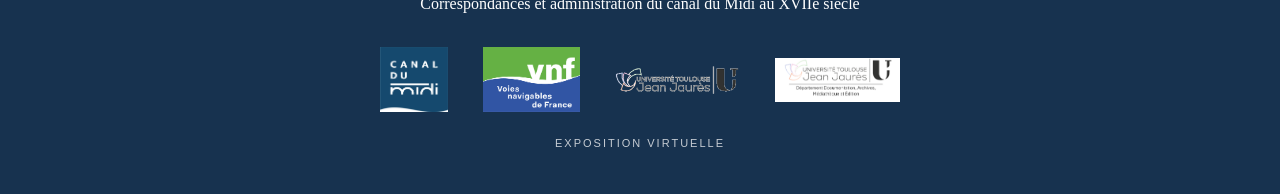
<file: construire.html>
<!DOCTYPE html>
<html lang="fr">

<head>

  <meta charset="UTF-8">

  <meta
    name="viewport"
    content="width=device-width, initial-scale=1.0"
  >

  <title>Construire le canal — Écrire le canal</title>

  <link
    rel="stylesheet"
    href="styles.css"
  >

  <script
    src="site.js?v=4"
    defer
  ></script>

  <style>

    .construction-intro {
      max-width: 920px;
      margin: 0 auto;
      padding: 75px 30px;
      text-align: center;
    }

    .construction-intro h1 {
      margin: 0 0 30px;
      font-size: 58px;
      font-weight: normal;
      line-height: 1.05;
    }

    .construction-intro p {
      font-size: 18px;
      line-height: 1.85;
    }

    .riquet-network {
      max-width: 980px;
      margin: 45px auto 0;
    }

    .riquet-network img {
      display: block;
      width: 100%;
      height: auto;
      margin: 0 auto;
      border: none;
      background: transparent;
    }

    .riquet-network figcaption {
      max-width: 760px;
      margin: 18px auto 0;
      text-align: center;
      font-size: 13px;
      line-height: 1.6;
      font-style: italic;
    }

    .letter-story {
      max-width: 1080px;
      margin: 0 auto;
      display: grid;
      grid-template-columns: 1fr 1fr;
      gap: 55px;
      align-items: center;
    }

    .letter-story figure {
      margin: 0;
    }

    .letter-story img {
      display: block;
      width: 100%;
      max-height: 680px;
      object-fit: contain;
      border: none;
      background: transparent;
    }

    .letter-story figcaption {
      margin-top: 13px;
      text-align: center;
      font-size: 13px;
      line-height: 1.55;
      font-style: italic;
    }

    .letter-text {
      font-size: 18px;
      line-height: 1.85;
    }

    .letter-text h2 {
      margin-top: 0;
      font-size: 38px;
      line-height: 1.15;
      font-weight: normal;
    }

    .alies-block {
      max-width: 920px;
      margin: 0 auto;
      text-align: center;
    }

    .alies-block h2 {
      font-size: 40px;
      line-height: 1.15;
      font-weight: normal;
    }

    .alies-block p {
      font-size: 18px;
      line-height: 1.85;
    }

    .alies-letter {
      max-width: 900px;
      margin: 45px auto 0;
    }

    .alies-letter img {
      display: block;
      width: 100%;
      max-height: 850px;
      object-fit: contain;
      margin: 0 auto;
      border: none;
      background: transparent;
    }

    .alies-letter figcaption {
      margin-top: 13px;
      text-align: center;
      font-size: 13px;
      line-height: 1.55;
      font-style: italic;
    }

    @media (max-width: 850px) {

      .letter-story {
        grid-template-columns: 1fr;
      }

      .construction-intro h1 {
        font-size: 44px;
      }

    }

  </style>

</head>


<body>

  <div id="site-header"></div>


  <main>


    <section class="construction-intro">

      <p class="kicker">
        Volet I
      </p>

      <h1>
        Construire le canal
      </h1>

      <p>
        La construction du canal du Midi repose sur un vaste réseau d’hommes
        chargés de suivre les travaux, de transmettre des informations et de
        rendre compte de l’avancement du chantier. La correspondance permet
        d’observer ces échanges et de comprendre comment Pierre-Paul Riquet
        reste informé d’une entreprise répartie sur plusieurs territoires.
      </p>

      <p>
        Les lettres conservées font apparaître des directeurs, contrôleurs,
        agents, financiers et hommes de confiance qui interviennent autour de
        lui. Elles permettent ainsi de passer du grand chantier à ceux qui
        participent quotidiennement à son fonctionnement.
      </p>

    </section>



    <section class="expo-section section-bleue">

      <div class="expo-inner">

        <h2 class="expo-title">
          Un réseau organisé autour de Riquet
        </h2>

        <div class="expo-text">

          <p>
            Jusqu’à sa mort en 1680, Pierre-Paul Riquet occupe une place
            centrale dans les correspondances conservées. Les lettres qui lui
            sont adressées proviennent d’acteurs nombreux et différents,
            directement liés au chantier, à son financement ou à son entourage.
          </p>

          <p>
            Ce réseau montre l’importance de l’écrit dans la conduite du canal.
            Les lettres permettent de faire circuler les informations entre
            les différents secteurs du chantier et de maintenir un lien entre
            Riquet et les hommes chargés de suivre les travaux sur le terrain.
          </p>

        </div>


        <figure class="riquet-network">

          <img
            src="reseau_correspondance_riquet.png"
            alt="Réseau de correspondance autour de Pierre-Paul Riquet"
          >

          <figcaption>
            Réseau sélectif des correspondances adressées à Pierre-Paul Riquet.
          </figcaption>

        </figure>

      </div>

    </section>



    <section class="expo-section section-ecru">

      <div class="letter-story">

        <div class="letter-text">

          <p class="kicker">
            Une correspondance de chantier
          </p>

          <h2>
            Informer Riquet
          </h2>

          <p>
            La correspondance permet de mesurer l’importance des échanges
            dans la conduite du chantier. Les hommes chargés du suivi des
            travaux rendent régulièrement compte à Riquet de leur avancée
            et des difficultés rencontrées. Les lettres lui permettent ainsi
            de suivre les différents chantiers et de prendre les décisions
            nécessaires à leur conduite.
          </p>

          <p>
            La lettre de Barancy du 18 juin 1671 offre un exemple concret
            de ces échanges. Barancy est directement lié au monde du chantier.
            Les sources permettent de le retrouver quelques années plus tard
            comme contrôleur des travaux du département de Castelnaudary,
            fonction qu’il exerce au moins entre 1681 et 1685.
          </p>

          <p>
            Sa présence dans la correspondance adressée à Riquet témoigne
            ainsi des relations entretenues avec les hommes chargés du suivi
            des travaux. Ces échanges permettent à Riquet de recevoir des
            informations provenant des différents secteurs du chantier et de
            conserver un regard sur une entreprise répartie entre plusieurs
            départements.
          </p>

        </div>


        <figure>

          <img
            src="lettre_barancy_1671-06-18.png"
            alt="Lettre de Barancy à Pierre-Paul Riquet, 18 juin 1671"
          >

          <figcaption>
            Lettre de Barancy,
            18 juin 1671.
          </figcaption>

        </figure>

      </div>

    </section>



    <section class="expo-section section-blanche">

      <div class="alies-block">

        <p class="kicker">
          Un homme de confiance
        </p>

        <h2>
          Bernard Aliès, un relais auprès de Riquet
        </h2>

        <p>
          Bernard Aliès appartient au cercle des hommes de confiance de
          Pierre-Paul Riquet. Sa correspondance permet surtout d’observer le
          fonctionnement quotidien de l’entreprise. Il constitue un relais
          auquel peuvent être confiées certaines affaires lorsque Riquet ne
          peut les suivre directement.
        </p>

        <p>
          Ses lettres témoignent ainsi de la nécessité, pour l’entrepreneur,
          de s’appuyer sur un entourage capable de transmettre les informations
          et de suivre ses intérêts à distance.
        </p>

        <p>
          La lettre du 20 juillet 1680 prend une résonance particulière
          puisqu’elle appartient aux derniers mois de la vie de Pierre-Paul
          Riquet. Elle permet d’observer ce réseau de confiance à un moment
          où l’organisation de l’entreprise est sur le point de changer.
        </p>

        <p>
          Après la mort de Riquet, le 1er octobre 1680, ses héritiers doivent
          à leur tour s’appuyer sur des intermédiaires pour assurer la
          continuité de l’administration du canal.
        </p>

      </div>


      <figure class="alies-letter">

        <img
          src="lettre_alies_1680-07-20.png"
          alt="Lettre de Bernard Aliès, 20 juillet 1680"
        >

        <figcaption>
          Lettre de Bernard Aliès,
          20 juillet 1680.
        </figcaption>

      </figure>

    </section>



    <section class="expo-section section-bleue">

      <div class="expo-inner">

        <h2 class="expo-title">
          Après Riquet : une nouvelle organisation
        </h2>

        <div class="expo-text">

          <p>
            La disparition de Pierre-Paul Riquet en 1680 transforme
            profondément l’organisation de l’entreprise. Le canal passe entre
            les mains de ses héritiers et sa gestion devient partagée.
          </p>

          <p>
            Cette évolution apparaît directement dans les correspondances.
            Les secrétaires et les intermédiaires prennent une place croissante
            dans la rédaction et la circulation des lettres. Le second volet
            de l’exposition permet de suivre cette transformation.
          </p>

          <p style="text-align:center; margin-top:35px;">

            <a
              href="administrer.html"
              style="color:#f4efe5;"
            >
              Continuer vers Administrer le canal →
            </a>

          </p>

        </div>

      </div>

    </section>


  </main>


  <div id="site-footer"></div>


</body>

</html>
</file>
<file: styles.css>
:root {
  --bleu: #29496d;
  --bleu-fonce: #17324f;
  --bleu-clair: #7fa7c3;
  --ecru: #f3eee4;
  --papier: #f8f4eb;
  --blanc: #ffffff;
  --texte: #18334f;
  --gris: #6c747c;
  --bordure: rgba(23, 50, 79, 0.18);
}

* {
  box-sizing: border-box;
}

html {
  scroll-behavior: smooth;
}

body {
  margin: 0;
  background: var(--papier);
  color: var(--texte);
  font-family: Georgia, "Times New Roman", serif;
  line-height: 1.7;
}

img {
  max-width: 100%;
}

a {
  color: inherit;
}

main {
  width: 100%;
}

.site-header {
  background: var(--bleu);
  color: var(--blanc);
  text-align: center;
}

.site-header-inner {
  max-width: 1200px;
  margin: 0 auto;
  padding: 22px 24px 35px;
}

.site-kicker {
  margin: 0 0 8px;
  font-family: Arial, Helvetica, sans-serif;
  font-size: 11px;
  font-weight: 700;
  letter-spacing: 4px;
  text-transform: uppercase;
}

.site-title {
  margin: 0;
  font-size: clamp(54px, 7vw, 92px);
  line-height: 1;
  font-weight: normal;
}

.site-title a {
  text-decoration: none;
}

.site-subtitle {
  margin: 22px 0 0;
  font-size: 18px;
  font-weight: bold;
}

.main-nav {
  background: var(--ecru);
  border-bottom: 1px solid var(--bordure);
}

.main-nav ul {
  max-width: 1150px;
  margin: 0 auto;
  padding: 0 20px;
  display: flex;
  justify-content: center;
  align-items: center;
  flex-wrap: wrap;
  list-style: none;
}

.main-nav li {
  margin: 0;
}

.main-nav a {
  display: block;
  padding: 17px 18px 13px;
  color: var(--bleu-fonce);
  text-decoration: none;
  font-size: 16px;
  border-bottom: 2px solid transparent;
}

.main-nav a:hover,
.main-nav a.active {
  border-bottom-color: var(--bleu-fonce);
}

.kicker,
.eyebrow {
  margin: 0 0 14px;
  font-family: Arial, Helvetica, sans-serif;
  font-size: 12px;
  font-weight: 700;
  letter-spacing: 3px;
  text-transform: uppercase;
}

h1,
h2,
h3 {
  color: inherit;
}

h1,
h2 {
  font-weight: normal;
}

.expo-intro {
  max-width: 1000px;
  margin: 0 auto;
  padding: 80px 30px 75px;
  text-align: center;
}

.expo-intro h1 {
  margin: 0 0 30px;
  font-size: clamp(44px, 6vw, 66px);
  line-height: 1.05;
}

.expo-intro h2 {
  margin: 0 0 30px;
  font-size: clamp(40px, 5vw, 60px);
  line-height: 1.08;
}

.expo-intro p {
  max-width: 900px;
  margin: 0 auto;
  font-size: 19px;
  line-height: 1.85;
}

.expo-section {
  padding: 85px 30px;
}

.expo-inner {
  max-width: 1150px;
  margin: 0 auto;
}

.expo-title {
  max-width: 900px;
  margin: 0 auto 42px;
  text-align: center;
  font-size: clamp(32px, 4vw, 44px);
  line-height: 1.15;
}

.expo-text {
  max-width: 900px;
  margin: 0 auto;
  font-size: 18px;
  line-height: 1.85;
}

.expo-text p {
  margin: 0 0 24px;
}

.section-ecru {
  background: var(--ecru);
  color: var(--bleu-fonce);
}

.section-papier {
  background: var(--papier);
  color: var(--bleu-fonce);
}

.section-blanche {
  background: var(--blanc);
  color: var(--bleu-fonce);
}

.section-bleue {
  background: var(--bleu-fonce);
  color: var(--ecru);
}

.hero-image {
  width: 100%;
  max-height: 480px;
  overflow: hidden;
}

.hero-image img {
  display: block;
  width: 100%;
  height: 480px;
  object-fit: cover;
}

.home-intro {
  max-width: 950px;
  margin: 0 auto;
  padding: 75px 30px;
  text-align: center;
}

.home-intro h2 {
  font-size: clamp(38px, 5vw, 58px);
  margin: 0 0 25px;
}

.home-intro p {
  font-size: 19px;
  line-height: 1.85;
}

.cards-grid {
  max-width: 1150px;
  margin: 0 auto;
  padding: 30px;
  display: grid;
  grid-template-columns: repeat(2, minmax(0, 1fr));
  gap: 28px;
}

.card {
  padding: 38px;
  background: var(--ecru);
  color: var(--bleu-fonce);
  border: 1px solid var(--bordure);
}

.card h2,
.card h3 {
  margin-top: 0;
  font-size: 30px;
  font-weight: normal;
}

.card p {
  font-size: 17px;
}

.card a {
  text-decoration: none;
}

.card-link {
  display: inline-block;
  margin-top: 15px;
  font-family: Arial, Helvetica, sans-serif;
  font-size: 12px;
  font-weight: 700;
  letter-spacing: 1px;
  text-transform: uppercase;
}

.documents-grid {
  margin-top: 55px;
  display: grid;
  grid-template-columns: repeat(2, minmax(0, 1fr));
  gap: 45px;
  align-items: start;
}

.document-item {
  margin: 0;
  text-align: center;
}

.document-item img {
  display: block;
  width: 100%;
  max-height: 650px;
  margin: 0 auto;
  object-fit: contain;
  background: var(--blanc);
  border: 1px solid var(--bordure);
}

.document-caption {
  max-width: 550px;
  margin: 15px auto 0;
  font-size: 14px;
  line-height: 1.55;
  font-style: italic;
}

.image-placeholder {
  min-height: 400px;
  display: flex;
  flex-direction: column;
  justify-content: center;
  align-items: center;
  padding: 30px;
  border: 1px solid var(--bordure);
  background: rgba(255, 255, 255, 0.2);
  text-align: center;
}

.image-placeholder span {
  font-size: 19px;
}

.image-placeholder small {
  margin-top: 8px;
  font-family: Arial, Helvetica, sans-serif;
  font-size: 11px;
  letter-spacing: 1.5px;
  text-transform: uppercase;
  opacity: 0.7;
}

.section-bleue .image-placeholder {
  border-color: rgba(255, 255, 255, 0.3);
}

.network-section {
  padding: 90px 30px;
}

.network-intro {
  max-width: 900px;
  margin: 0 auto 45px;
  font-size: 18px;
  line-height: 1.85;
}

.network-figure {
  max-width: 1100px;
  margin: 45px auto 0;
}

.network-figure img {
  display: block;
  width: 100%;
  height: auto;
  margin: 0 auto;
  background: var(--blanc);
  object-fit: contain;
}

.network-figure figcaption {
  max-width: 900px;
  margin: 20px auto 0;
  font-size: 14px;
  line-height: 1.6;
  text-align: center;
  font-style: italic;
}

.actors-page {
  max-width: 1150px;
  margin: 0 auto;
  padding: 70px 30px;
}

.actors-intro {
  max-width: 900px;
  margin: 0 auto 70px;
  text-align: center;
}

.actors-intro h1 {
  font-size: clamp(44px, 6vw, 64px);
  line-height: 1.08;
  margin-bottom: 25px;
}

.actors-intro p {
  font-size: 18px;
  line-height: 1.8;
}

.actor-card {
  padding: 55px 0;
  border-top: 1px solid var(--bordure);
  display: grid;
  grid-template-columns: 230px 1fr;
  gap: 50px;
  align-items: start;
}

.actor-signature {
  text-align: center;
}

.actor-signature img {
  max-width: 210px;
  max-height: 120px;
  object-fit: contain;
}

.actor-content h2 {
  margin: 0 0 10px;
  font-size: 35px;
}

.actor-date {
  margin: 0 0 7px;
  font-style: italic;
}

.actor-role {
  margin: 0 0 25px;
  font-weight: bold;
}

.actor-content p {
  max-width: 780px;
  font-size: 17px;
  line-height: 1.8;
}

.about-section {
  padding: 80px 30px;
  background: var(--ecru);
}

.about-inner {
  max-width: 900px;
  margin: 0 auto;
}

.about-inner h2 {
  margin-top: 0;
  font-size: 42px;
}

.about-inner p {
  font-size: 17px;
  line-height: 1.85;
}

.site-footer {
  padding: 45px 25px 30px;
  background: var(--bleu-fonce);
  color: var(--blanc);
  text-align: center;
}

.footer-inner {
  max-width: 1100px;
  margin: 0 auto;
}

.footer-title {
  margin: 0 0 5px;
  font-size: 28px;
  font-weight: normal;
}

.footer-small {
  margin-top: 22px;
  font-family: Arial, Helvetica, sans-serif;
  font-size: 11px;
  letter-spacing: 2px;
  text-transform: uppercase;
  opacity: 0.75;
}

.footer-logos {
  margin: 30px auto 0;
  display: flex;
  justify-content: center;
  align-items: center;
  flex-wrap: wrap;
  gap: 35px;
}

.footer-logos img {
  max-width: 125px;
  max-height: 65px;
  object-fit: contain;
}

@media (max-width: 850px) {
  .site-header-inner {
    padding-top: 18px;
  }

  .site-kicker {
    letter-spacing: 2px;
    font-size: 9px;
  }

  .site-subtitle {
    font-size: 15px;
  }

  .main-nav ul {
    padding: 0 8px;
  }

  .main-nav a {
    padding: 12px 9px 10px;
    font-size: 14px;
  }

  .expo-intro,
  .expo-section,
  .network-section {
    padding-left: 20px;
    padding-right: 20px;
  }

  .expo-text,
  .network-intro {
    text-align: left;
  }

  .documents-grid,
  .cards-grid {
    grid-template-columns: 1fr;
  }

  .hero-image img {
    height: 300px;
  }

  .actor-card {
    grid-template-columns: 1fr;
    gap: 25px;
  }

  .actor-signature {
    text-align: left;
  }

  .footer-logos {
    gap: 22px;
  }

  .footer-logos img {
    max-width: 95px;
    max-height: 55px;
  }
}

@media (max-width: 500px) {
  .site-title {
    font-size: 48px;
  }

  .main-nav ul {
    display: block;
    text-align: center;
  }

  .main-nav a {
    border-bottom: none;
  }

  .main-nav a.active {
    text-decoration: underline;
    text-underline-offset: 5px;
  }

  .expo-intro {
    padding-top: 55px;
    padding-bottom: 55px;
  }

  .expo-section,
  .network-section {
    padding-top: 60px;
    padding-bottom: 60px;
  }
}
</file>
